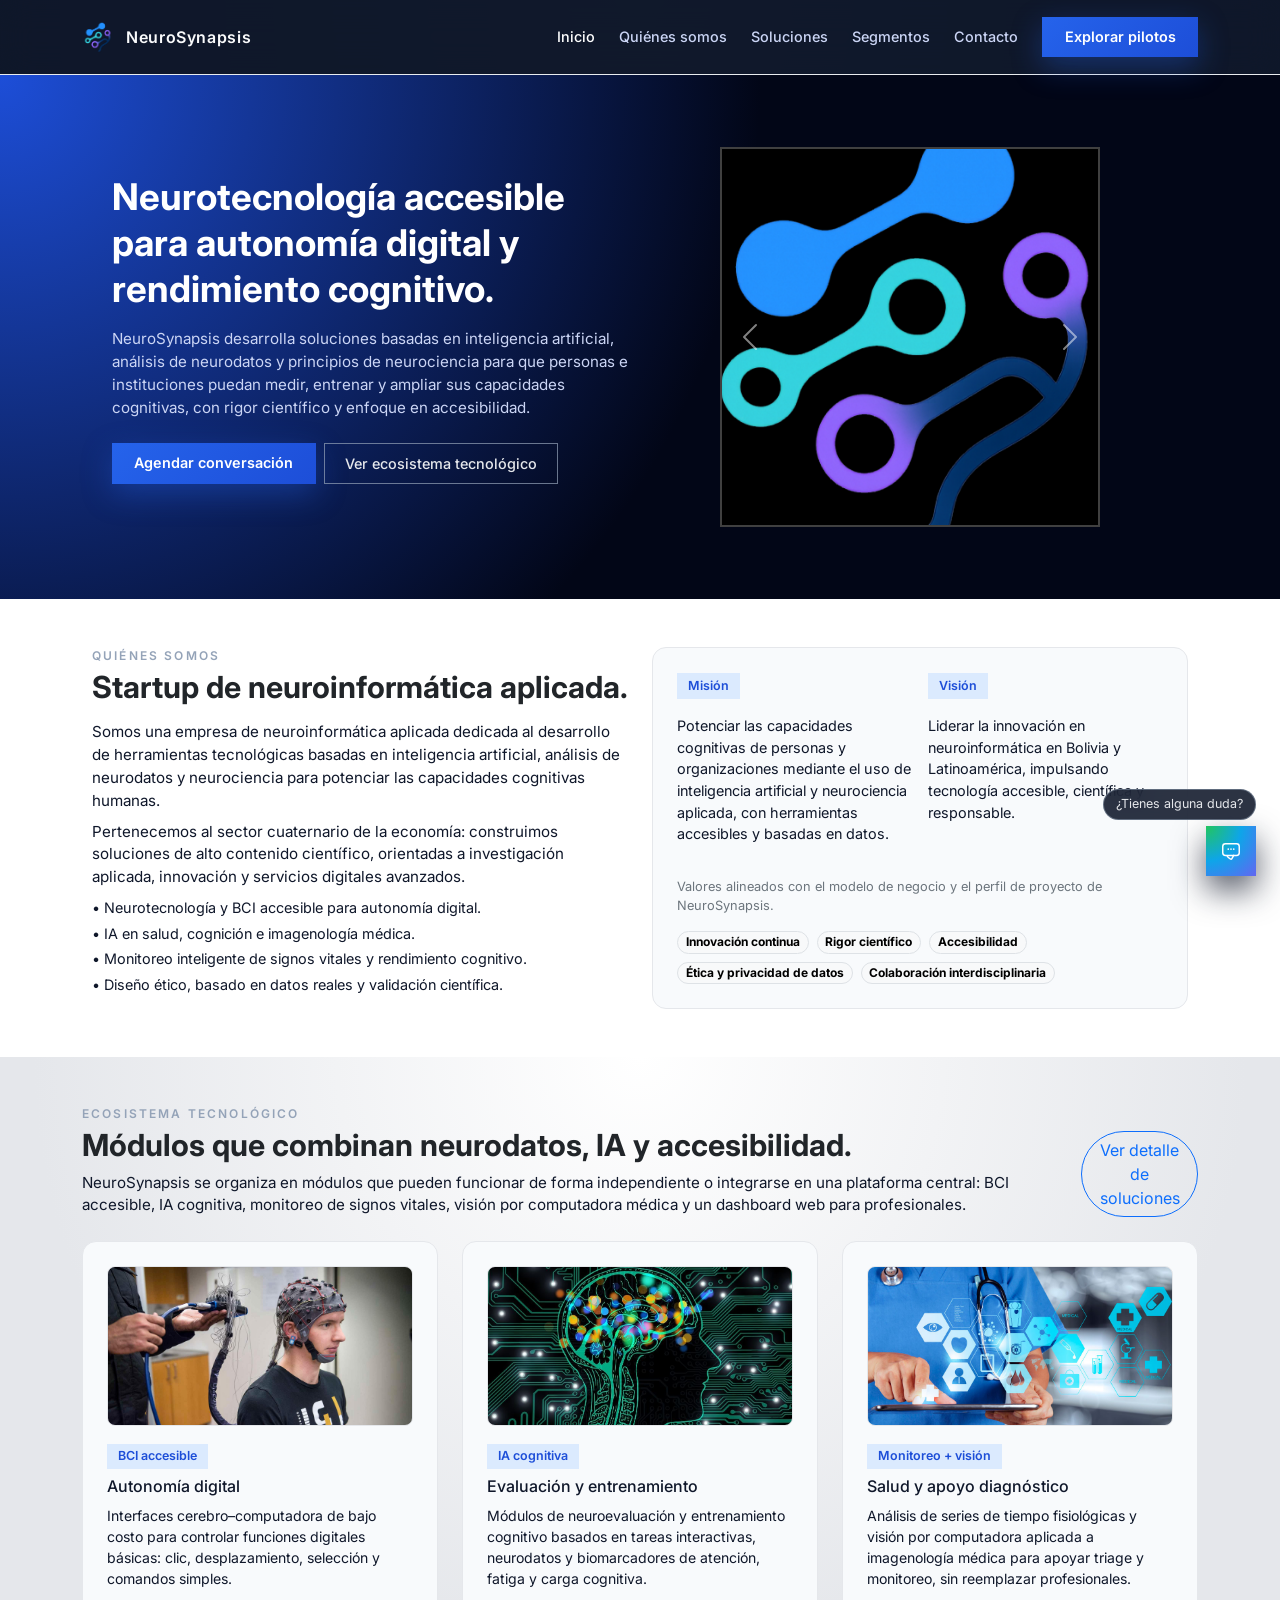
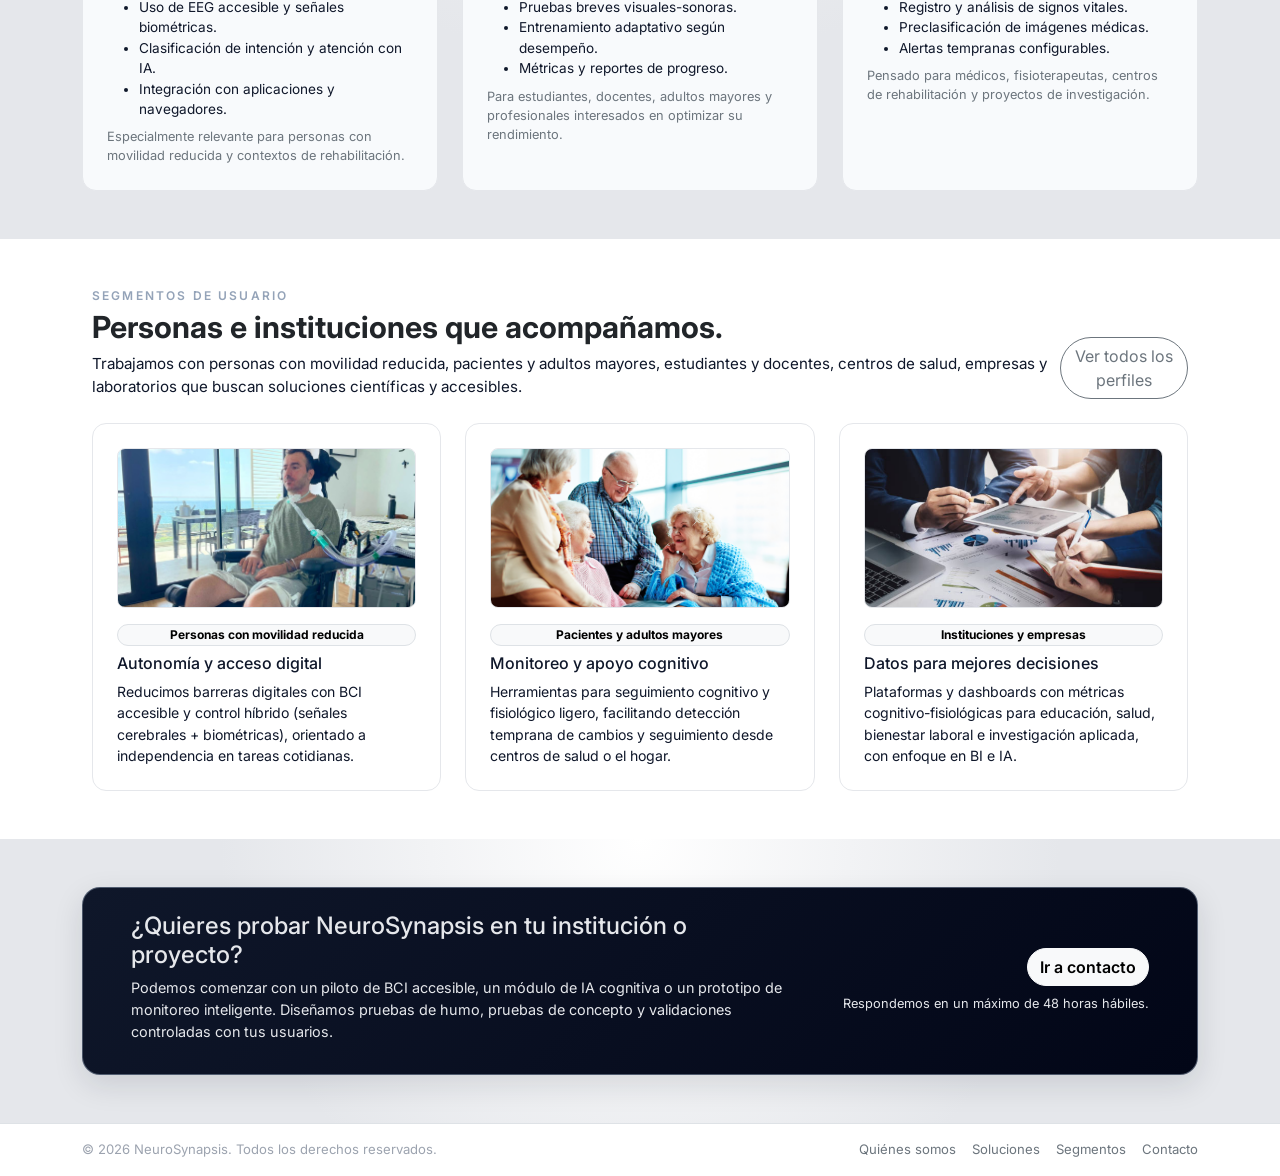
<file: chat1/index.html>
<!DOCTYPE html>
<html lang="es">
<head>
	<meta charset="UTF-8" />
	<meta name="viewport" content="width=device-width, initial-scale=1.0" />
	<title>NeuroSynapsis – Neurotecnología accesible y científica</title>

	<link rel="preconnect" href="https://fonts.googleapis.com" />
	<link rel="preconnect" href="https://fonts.gstatic.com" crossorigin />
	<link href="https://fonts.googleapis.com/css2?family=Inter:wght@400;500;600&family=Montserrat:wght@500;600;700&display=swap" rel="stylesheet" />

	<link href="https://cdn.jsdelivr.net/npm/bootstrap@5.3.3/dist/css/bootstrap.min.css" rel="stylesheet" />
	<link rel="stylesheet" href="assets/css/styles.css" />
</head>
<body>
	<!-- NAVBAR -->
<nav class="navbar navbar-expand-lg ns-navbar border-bottom border-light-subtle bg-white bg-opacity-90 sticky-top">
	<div class="container py-2">
		<a class="navbar-brand d-flex align-items-center gap-2" href="index.html">
			<img
				src="assets/img/cortado.png"
				alt="NeuroSynapsis"
				class="me-1"
				style="height:32px; width:auto;"
			/>
			<span class="ns-heading fw-semibold">NeuroSynapsis</span>
		</a>
		<button
			class="navbar-toggler"
			type="button"
			data-bs-toggle="collapse"
			data-bs-target="#mainNavbar"
			aria-controls="mainNavbar"
			aria-expanded="false"
			aria-label="Toggle navigation"
		>
			<span class="navbar-toggler-icon"></span>
		</button>
		<div class="collapse navbar-collapse" id="mainNavbar">
			<ul class="navbar-nav ms-auto mb-2 mb-lg-0 align-items-lg-center gap-lg-2">
				<li class="nav-item">
					<a class="nav-link active" aria-current="page" href="index.html">Inicio</a>
				</li>
				<li class="nav-item">
					<a class="nav-link" href="quienes-somos.html">Quiénes somos</a>
				</li>
				<li class="nav-item">
					<a class="nav-link" href="soluciones.html">Soluciones</a>
				</li>
				<li class="nav-item">
					<a class="nav-link" href="segmentos.html">Segmentos</a>
				</li>
				<li class="nav-item me-lg-2">
					<a class="nav-link" href="contacto.html">Contacto</a>
				</li>
				<li class="nav-item">
					<a class="btn ns-gradient-btn" href="contacto.html">
						Explorar pilotos
					</a>
				</li>
			</ul>
		</div>
	</div>
</nav>


	<!-- HERO -->
	<section class="ns-hero py-5 py-md-5">
		<div class="container py-4">
			<div class="row align-items-center g-4">
                <div class="col-lg-6">
                    
                    <h1 class="ns-heading fw-bold mb-3 lh-sm">
                        Neurotecnología accesible<br />
                        para autonomía digital y rendimiento cognitivo.
                    </h1>
                    <p class="mb-4" style="font-size: 0.95rem;">
                        NeuroSynapsis desarrolla soluciones basadas en inteligencia artificial, análisis de neurodatos y principios de neurociencia para que personas e instituciones puedan medir, entrenar y ampliar sus capacidades cognitivas, con rigor científico y enfoque en accesibilidad.
                    </p>
                    <div class="d-flex flex-wrap gap-2 mb-3">
                        <a href="contacto.html" class="btn ns-gradient-btn">
                            Agendar conversación
                        </a>
                        <a href="soluciones.html" class="btn ns-outline-btn">
                            Ver ecosistema tecnológico
                        </a>
                    </div>
                </div>
				<div class="col-lg-6">
        <div id="heroCarousel" class="carousel slide ns-hero-carousel" data-bs-ride="carousel">
            
            <div class="carousel-inner">

                <div class="carousel-item active">
                    <img src="assets/img/1.png" class="d-block w-100" alt="Imagen 1">
                </div>

                <div class="carousel-item">
                    <img src="assets/img/2.jpg" class="d-block w-100" alt="Imagen 2">
                </div>

                <div class="carousel-item">
                    <img src="assets/img/3.jpg" class="d-block w-100" alt="Imagen 3">
                </div>

                <div class="carousel-item">
                    <img src="assets/img/4.jpg" class="d-block w-100" alt="Imagen 4">
                </div>

                <div class="carousel-item">
                    <img src="assets/img/5.jpg" class="d-block w-100" alt="Imagen 5">
                </div>

            </div>

            <button class="carousel-control-prev" type="button" data-bs-target="#heroCarousel" data-bs-slide="prev">
                <span class="carousel-control-prev-icon" aria-hidden="true"></span>
                <span class="visually-hidden">Anterior</span>
            </button>

            <button class="carousel-control-next" type="button" data-bs-target="#heroCarousel" data-bs-slide="next">
                <span class="carousel-control-next-icon" aria-hidden="true"></span>
                <span class="visually-hidden">Siguiente</span>
            </button>

            </div>
        </div>

			</div>
		</div>
	</section>

	<!-- QUÉ ES NEUROSYNAPSIS -->
	<section class="py-5 bg-white">
		<div class="container">
			<div class="row g-4 align-items-start">
				<div class="col-lg-6">
					<p class="ns-section-title mb-1">Quiénes somos</p>
					<h2 class="ns-heading ns-section-subtitle fw-bold mb-3 text-dark">
						Startup de neuroinformática aplicada.
					</h2>
					<p class="mb-2" style="font-size: 0.95rem;">
						Somos una empresa de neuroinformática aplicada dedicada al desarrollo de herramientas tecnológicas basadas en inteligencia artificial, análisis de neurodatos y neurociencia para potenciar las capacidades cognitivas humanas.
					</p>
					<p class="mb-2" style="font-size: 0.95rem;">
						Pertenecemos al sector cuaternario de la economía: construimos soluciones de alto contenido científico, orientadas a investigación aplicada, innovación y servicios digitales avanzados.
					</p>
					<ul class="list-unstyled mb-0" style="font-size: 0.9rem;">
						<li class="mb-1">• Neurotecnología y BCI accesible para autonomía digital.</li>
						<li class="mb-1">• IA en salud, cognición e imagenología médica.</li>
						<li class="mb-1">• Monitoreo inteligente de signos vitales y rendimiento cognitivo.</li>
						<li>• Diseño ético, basado en datos reales y validación científica.</li>
					</ul>
				</div>
				<div class="col-lg-6">
					<div class="ns-card p-4">
						<div class="row g-3">
							<div class="col-md-6">
								<div class="mb-3">
									<span class="ns-badge-soft">Misión</span>
								</div>
								<p style="font-size: 0.9rem;">
									Potenciar las capacidades cognitivas de personas y organizaciones mediante el uso de inteligencia artificial y neurociencia aplicada, con herramientas accesibles y basadas en datos.
								</p>
							</div>
							<div class="col-md-6">
								<div class="mb-3">
									<span class="ns-badge-soft">Visión</span>
								</div>
								<p style="font-size: 0.9rem;">
									Liderar la innovación en neuroinformática en Bolivia y Latinoamérica, impulsando tecnología accesible, científica y responsable.
								</p>
							</div>

                            <p class="mt-3 mb-0" style="font-size: 0.8rem; color: #6c757d;">
									Valores alineados con el modelo de negocio y el perfil de proyecto de NeuroSynapsis.
								</p>
							<div class="col-12">
								<div class="d-flex flex-wrap gap-2">
									<span class="badge rounded-pill text-bg-light border">
										Innovación continua
									</span>
									<span class="badge rounded-pill text-bg-light border">
										Rigor científico
									</span>
									<span class="badge rounded-pill text-bg-light border">
										Accesibilidad
									</span>
									<span class="badge rounded-pill text-bg-light border">
										Ética y privacidad de datos
									</span>
									<span class="badge rounded-pill text-bg-light border">
										Colaboración interdisciplinaria
									</span>
								</div>
								
							</div>
						</div>
					</div>
				</div>
			</div>
		</div>
	</section>

	<!-- MÓDULOS PRINCIPALES -->
	<section class="py-5">
		<div class="container">
			<div class="d-flex flex-column flex-md-row justify-content-between align-items-md-end mb-4">
				<div>
					<p class="ns-section-title mb-1">Ecosistema tecnológico</p>
					<h2 class="ns-heading ns-section-subtitle fw-bold text-dark mb-2">
						Módulos que combinan neurodatos, IA y accesibilidad.
					</h2>
					<p class="mb-0" style="font-size: 0.95rem;">
						NeuroSynapsis se organiza en módulos que pueden funcionar de forma independiente o integrarse en una plataforma central: BCI accesible, IA cognitiva, monitoreo de signos vitales, visión por computadora médica y un dashboard web para profesionales.
					</p>
				</div>
				<div class="mt-3 mt-md-0">
					<a href="soluciones.html" class="btn btn-outline-primary rounded-pill">
						Ver detalle de soluciones
					</a>
				</div>
			</div>
			<div class="row g-4">

	<!-- MÓDULO 1 -->
	<div class="col-md-6 col-lg-4">
		<div class="ns-card p-4 h-100 d-flex flex-column">

			<!-- Imagen del módulo -->
			<div class="ns-module-img mb-3">
				<img src="assets/img/m1.jpg" alt="BCI accesible">
			</div>

			<div class="mb-2">
				<span class="ns-badge-soft">BCI accesible</span>
			</div>

			<h3 class="ns-heading h6 mb-2">Autonomía digital</h3>
			<p class="mb-2" style="font-size: 0.88rem;">
				Interfaces cerebro–computadora de bajo costo para controlar funciones digitales básicas: clic, desplazamiento, selección y comandos simples.
			</p>

			<ul class="mb-2" style="font-size: 0.85rem;">
				<li>Uso de EEG accesible y señales biométricas.</li>
				<li>Clasificación de intención y atención con IA.</li>
				<li>Integración con aplicaciones y navegadores.</li>
			</ul>

			<p class="mb-0" style="font-size: 0.8rem; color: #6c757d;">
				Especialmente relevante para personas con movilidad reducida y contextos de rehabilitación.
			</p>
		</div>
	</div>

	<!-- MÓDULO 2 -->
	<div class="col-md-6 col-lg-4">
		<div class="ns-card p-4 h-100 d-flex flex-column">

			<!-- Imagen del módulo -->
			<div class="ns-module-img mb-3">
				<img src="assets/img/m2.jpg" alt="IA cognitiva">
			</div>

			<div class="mb-2">
				<span class="ns-badge-soft">IA cognitiva</span>
			</div>

			<h3 class="ns-heading h6 mb-2">Evaluación y entrenamiento</h3>
			<p class="mb-2" style="font-size: 0.88rem;">
				Módulos de neuroevaluación y entrenamiento cognitivo basados en tareas interactivas, neurodatos y biomarcadores de atención, fatiga y carga cognitiva.
			</p>

			<ul class="mb-2" style="font-size: 0.85rem;">
				<li>Pruebas breves visuales-sonoras.</li>
				<li>Entrenamiento adaptativo según desempeño.</li>
				<li>Métricas y reportes de progreso.</li>
			</ul>

			<p class="mb-0" style="font-size: 0.8rem; color: #6c757d;">
				Para estudiantes, docentes, adultos mayores y profesionales interesados en optimizar su rendimiento.
			</p>
		</div>
	</div>

	<!-- MÓDULO 3 -->
	<div class="col-md-6 col-lg-4">
		<div class="ns-card p-4 h-100 d-flex flex-column">

			<!-- Imagen del módulo -->
			<div class="ns-module-img mb-3">
				<img src="assets/img/m3.jpg" alt="Monitoreo y visión">
			</div>

			<div class="mb-2">
				<span class="ns-badge-soft">Monitoreo + visión</span>
			</div>

			<h3 class="ns-heading h6 mb-2">Salud y apoyo diagnóstico</h3>
			<p class="mb-2" style="font-size: 0.88rem;">
				Análisis de series de tiempo fisiológicas y visión por computadora aplicada a imagenología médica para apoyar triage y monitoreo, sin reemplazar profesionales.
			</p>

			<ul class="mb-2" style="font-size: 0.85rem;">
				<li>Registro y análisis de signos vitales.</li>
				<li>Preclasificación de imágenes médicas.</li>
				<li>Alertas tempranas configurables.</li>
			</ul>

			<p class="mb-0" style="font-size: 0.8rem; color: #6c757d;">
				Pensado para médicos, fisioterapeutas, centros de rehabilitación y proyectos de investigación.
			</p>
		</div>
	</div>

</div>

		</div>
	</section>

	<!-- SEGMENTOS DESTACADOS -->
<section class="py-5 bg-white">
	<div class="container">
		<div class="d-flex flex-column flex-md-row justify-content-between align-items-md-end mb-4">
			<div>
				<p class="ns-section-title mb-1">Segmentos de usuario</p>
				<h2 class="ns-heading ns-section-subtitle fw-bold text-dark mb-2">
					Personas e instituciones que acompañamos.
				</h2>
				<p class="mb-0" style="font-size: 0.95rem;">
					Trabajamos con personas con movilidad reducida, pacientes y adultos mayores, estudiantes y docentes, centros de salud, empresas y laboratorios que buscan soluciones científicas y accesibles.
				</p>
			</div>
			<div class="mt-3 mt-md-0">
				<a href="segmentos.html" class="btn btn-outline-secondary rounded-pill">
					Ver todos los perfiles
				</a>
			</div>
		</div>

		<div class="row g-4">

			<!-- CARD 1 -->
			<div class="col-md-6 col-lg-4">
				<div class="ns-card-soft p-4 h-100 d-flex flex-column">

					<!-- Imagen -->
					<div class="ns-segment-img mb-3">
						<img src="assets/img/s1.jpg" alt="Personas con movilidad reducida">
					</div>

					<span class="badge rounded-pill text-bg-light border mb-2">
						Personas con movilidad reducida
					</span>
					<h3 class="ns-heading h6 mb-2">Autonomía y acceso digital</h3>
					<p class="mb-0" style="font-size: 0.88rem;">
						Reducimos barreras digitales con BCI accesible y control híbrido (señales cerebrales + biométricas), orientado a independencia en tareas cotidianas.
					</p>
				</div>
			</div>

			<!-- CARD 2 -->
			<div class="col-md-6 col-lg-4">
				<div class="ns-card-soft p-4 h-100 d-flex flex-column">

					<!-- Imagen -->
					<div class="ns-segment-img mb-3">
						<img src="assets/img/s2.jpg" alt="Pacientes y adultos mayores">
					</div>

					<span class="badge rounded-pill text-bg-light border mb-2">
						Pacientes y adultos mayores
					</span>
					<h3 class="ns-heading h6 mb-2">Monitoreo y apoyo cognitivo</h3>
					<p class="mb-0" style="font-size: 0.88rem;">
						Herramientas para seguimiento cognitivo y fisiológico ligero, facilitando detección temprana de cambios y seguimiento desde centros de salud o el hogar.
					</p>
				</div>
			</div>

			<!-- CARD 3 -->
			<div class="col-md-6 col-lg-4">
				<div class="ns-card-soft p-4 h-100 d-flex flex-column">

					<!-- Imagen -->
					<div class="ns-segment-img mb-3">
						<img src="assets/img/s3.png" alt="Instituciones y empresas">
					</div>

					<span class="badge rounded-pill text-bg-light border mb-2">
						Instituciones y empresas
					</span>
					<h3 class="ns-heading h6 mb-2">Datos para mejores decisiones</h3>
					<p class="mb-0" style="font-size: 0.88rem;">
						Plataformas y dashboards con métricas cognitivo-fisiológicas para educación, salud, bienestar laboral e investigación aplicada, con enfoque en BI e IA.
					</p>
				</div>
			</div>

		</div>
	</div>
</section>


	<!-- CTA FINAL -->
	<section class="py-5">
		<div class="container">
			<div class="ns-cta-strip px-4 px-md-5 py-4">
				<div class="row align-items-center g-3">
					<div class="col-lg-8">
						<h2 class="ns-heading h4 mb-2">
							¿Quieres probar NeuroSynapsis en tu institución o proyecto?
						</h2>
						<p class="mb-2" style="font-size: 0.9rem;">
							Podemos comenzar con un piloto de BCI accesible, un módulo de IA cognitiva o un prototipo de monitoreo inteligente. Diseñamos pruebas de humo, pruebas de concepto y validaciones controladas con tus usuarios.
						</p>
						
					</div>
					<div class="col-lg-4 text-lg-end">
						<a href="contacto.html" class="btn btn-light rounded-pill fw-semibold mb-2">
							Ir a contacto
						</a>
						<p class="mb-0" style="font-size: 0.8rem;">
							Respondemos en un máximo de 48 horas hábiles.
						</p>
					</div>
				</div>
			</div>
		</div>
	</section>

	<!-- FOOTER -->
	<footer class="border-top bg-white py-3">
		<div class="container d-flex flex-column flex-md-row justify-content-between	align-items-center gap-2 ns-footer">
			<div>
				&copy; <span id="year"></span> NeuroSynapsis. Todos los derechos reservados.
			</div>
			<div class="d-flex gap-3">
				<a href="quienes-somos.html" class="link-secondary text-decoration-none">Quiénes somos</a>
				<a href="soluciones.html" class="link-secondary text-decoration-none">Soluciones</a>
				<a href="segmentos.html" class="link-secondary text-decoration-none">Segmentos</a>
				<a href="contacto.html" class="link-secondary text-decoration-none">Contacto</a>
			</div>
		</div>
	</footer>

		<!-- WIDGET CHAT -->
	<div class="ns-chat-launcher">
		<div class="ns-chat-launcher-label">
			¿Tienes alguna duda?
		</div>
		<button
			type="button"
			class="ns-chat-button"
			id="nsChatToggle"
			aria-label="Abrir asistente de NeuroSynapsis"
		>
			<svg
				class="ns-chat-button-icon"
				viewBox="0 0 24 24"
				fill="none"
				xmlns="http://www.w3.org/2000/svg"
			>
				<rect
					x="3"
					y="4"
					width="18"
					height="13"
					rx="3"
					ry="3"
					stroke="white"
					stroke-width="1.6"
				/>
				<path
					d="M8 18L9.8 19.6C10.9 20.6 11.5 21.1 12.1 21C12.7 20.9 13.1 20.1 14 18.5L15 16.7"
					stroke="white"
					stroke-width="1.6"
					stroke-linecap="round"
					stroke-linejoin="round"
				/>
				<circle cx="9" cy="10" r="0.9" fill="white" />
				<circle cx="12" cy="10" r="0.9" fill="white" />
				<circle cx="15" cy="10" r="0.9" fill="white" />
			</svg>
		</button>
	</div>

	<div class="ns-chat-window" id="nsChatWindow">
		<div class="ns-chat-window-header">
			<div>
				<div class="ns-chat-window-header-title">
					Asistente de NeuroSynapsis
				</div>
				<div class="ns-chat-window-header-sub">
					IA para responder sobre nuestras soluciones
				</div>
			</div>
			<button
				type="button"
				class="ns-chat-window-close"
				id="nsChatClose"
				aria-label="Cerrar asistente"
			>
				&times;
			</button>
		</div>
		<div class="ns-chat-window-body">
			<div id="nsChatMessages" class="ns-chat-messages">
				<div class="ns-chat-msg ns-chat-msg-bot">
					<div class="ns-chat-msg-bubble">
						Hola, soy el asistente IA de NeuroSynapsis. Pregúntame sobre nuestras soluciones, segmentos o cómo podemos ayudarte.
					</div>
				</div>
			</div>
		</div>
		<div class="ns-chat-window-footer">
			<form id="nsChatForm" class="ns-chat-form">
				<input
					type="text"
					id="nsChatInput"
					placeholder="Escribe tu pregunta..."
					autocomplete="off"
				/>
				<button type="submit" class="ns-chat-send-btn" id="nsChatSend">
					Enviar
				</button>
			</form>
		</div>
	</div>


	<script>
		document.getElementById("year").textContent = new Date().getFullYear();
	</script>
	<script src="https://cdn.jsdelivr.net/npm/bootstrap@5.3.3/dist/js/bootstrap.bundle.min.js"></script>
	<script src="assets/js/chat-widget.js"></script>
</body>
</html>
</file>
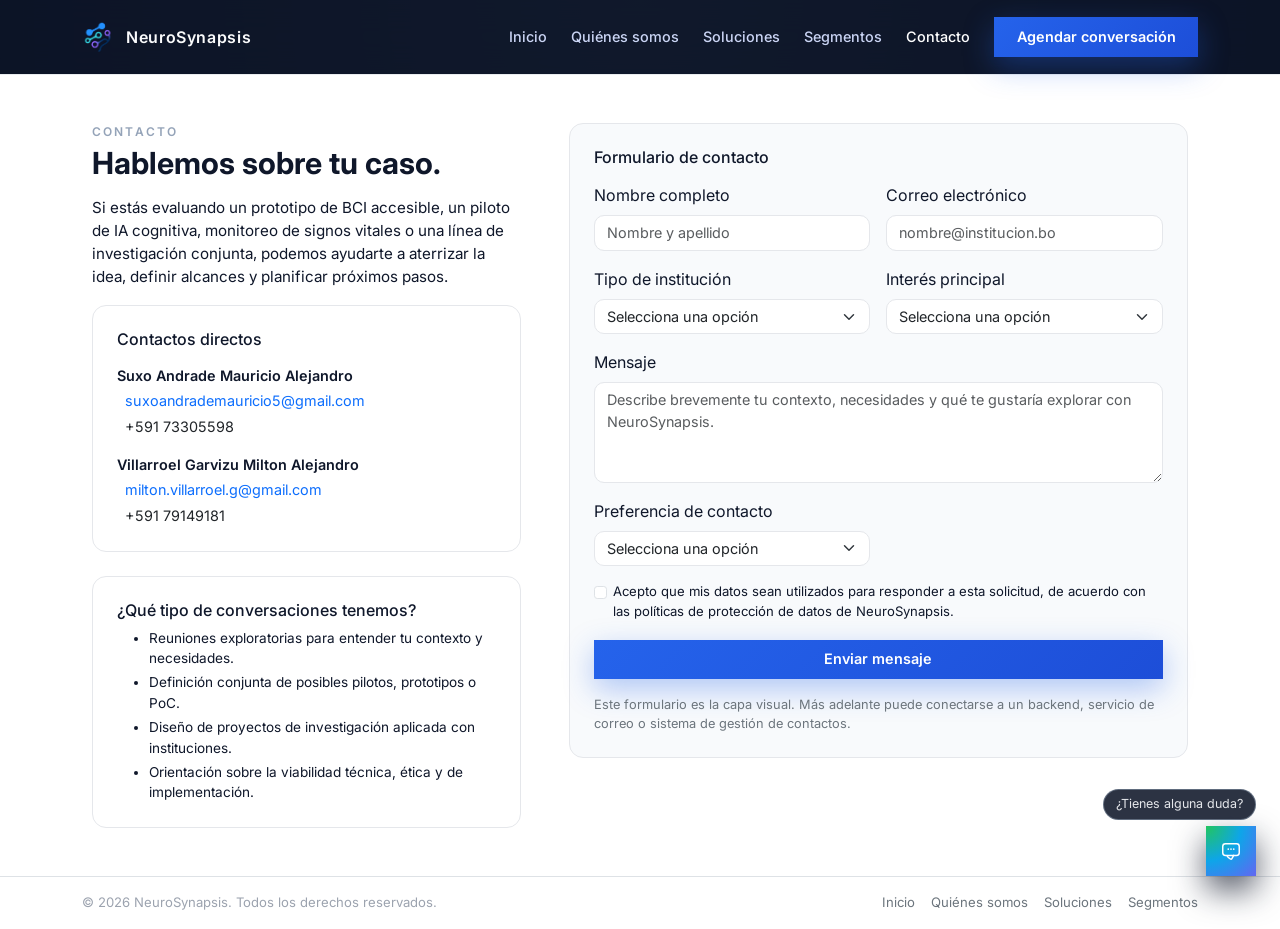
<file: chat1/contacto.html>
<!DOCTYPE html>
<html lang="es">
<head>
	<meta charset="UTF-8" />
	<meta name="viewport" content="width=device-width, initial-scale=1.0" />
	<title>Contacto – NeuroSynapsis</title>

	<link rel="preconnect" href="https://fonts.googleapis.com" />
	<link rel="preconnect" href="https://fonts.gstatic.com" crossorigin />
	<link href="https://fonts.googleapis.com/css2?family=Inter:wght@400;500;600&family=Montserrat:wght@500;600;700&display=swap" rel="stylesheet" />

	<link href="https://cdn.jsdelivr.net/npm/bootstrap@5.3.3/dist/css/bootstrap.min.css" rel="stylesheet" />
	<link rel="stylesheet" href="assets/css/styles.css" />
</head>
<body>
	<!-- NAVBAR -->
	<nav class="navbar navbar-expand-lg ns-navbar border-bottom border-light-subtle bg-white bg-opacity-90 sticky-top">
		<div class="container py-2">
			<a class="navbar-brand d-flex align-items-center gap-2" href="index.html">
				<img
					src="assets/img/cortado.png"
					alt="NeuroSynapsis"
					style="height:32px; width:auto;"
					class="me-1"
				/>
				<span class="ns-heading fw-semibold">NeuroSynapsis</span>
			</a>

			<button
				class="navbar-toggler"
				type="button"
				data-bs-toggle="collapse"
				data-bs-target="#mainNavbar"
				aria-controls="mainNavbar"
				aria-expanded="false"
				aria-label="Toggle navigation"
			>
				<span class="navbar-toggler-icon"></span>
			</button>

			<div class="collapse navbar-collapse" id="mainNavbar">
				<ul class="navbar-nav ms-auto mb-2 mb-lg-0 align-items-lg-center gap-lg-2">

					<li class="nav-item">
						<a class="nav-link" href="index.html">Inicio</a>
					</li>

					<li class="nav-item">
						<a class="nav-link" href="quienes-somos.html">Quiénes somos</a>
					</li>

					<li class="nav-item">
						<a class="nav-link" href="soluciones.html">Soluciones</a>
					</li>

					<li class="nav-item">
						<a class="nav-link" href="segmentos.html">Segmentos</a>
					</li>

					<li class="nav-item me-lg-2">
						<a class="nav-link active" aria-current="page" href="contacto.html">Contacto</a>
					</li>

					<li class="nav-item">
						<a class="btn ns-gradient-btn" href="contacto.html">
							Agendar conversación
						</a>
					</li>

				</ul>
			</div>
		</div>
	</nav>

	<!-- CONTACTO -->
	<section class="py-5 bg-white">
		<div class="container">
			<div class="row g-5 align-items-start">
				<!-- COLUMNA IZQUIERDA: TEXTO + CONTACTOS -->
				<div class="col-lg-5">
					<p class="ns-section-title mb-1">Contacto</p>
					<h1 class="ns-heading ns-section-subtitle fw-bold mb-3">
						Hablemos sobre tu caso.
					</h1>
					<p style="font-size: 0.95rem;">
						Si estás evaluando un prototipo de BCI accesible, un piloto de IA cognitiva,
						monitoreo de signos vitales o una línea de investigación conjunta, podemos
						ayudarte a aterrizar la idea, definir alcances y planificar próximos pasos.
					</p>

					<!-- CONTACTOS DIRECTOS -->
					<div class="ns-card-soft p-4 mb-4">
						<h2 class="ns-heading h6 mb-3">Contactos directos</h2>

						<ul class="list-unstyled mb-0" style="font-size:0.9rem;">
							<li class="mb-3">
								<div class="fw-semibold mb-1"> Suxo Andrade Mauricio Alejandro</div>
								<div class="d-flex align-items-center mb-1">
									<span class="me-2"></span>
									<a href="mailto:suxoandrademauricio5@gmail.com" class="text-primary text-decoration-none">
										suxoandrademauricio5@gmail.com
									</a>
								</div>
								<div class="d-flex align-items-center">
									<span class="me-2"></span>
									<a href="tel:+59173305598" class="text-decoration-none text-dark">
										+591 73305598
									</a>
								</div>
							</li>

							<li>
								<div class="fw-semibold mb-1"> Villarroel Garvizu Milton Alejandro</div>
								<div class="d-flex align-items-center mb-1">
									<span class="me-2"></span>
									<a href="mailto:milton.villarroel.g@gmail.com" class="text-primary text-decoration-none">
										milton.villarroel.g@gmail.com
									</a>
								</div>
								<div class="d-flex align-items-center">
									<span class="me-2"></span>
									<a href="tel:+59179149181" class="text-decoration-none text-dark">
										+591 79149181
									</a>
								</div>
							</li>
						</ul>
					</div>

					<!-- TIPOS DE CONVERSACIÓN -->
					<div class="ns-card-soft p-4">
						<h2 class="ns-heading h6 mb-2">¿Qué tipo de conversaciones tenemos?</h2>
						<ul class="mb-0" style="font-size: 0.85rem;">
							<li class="mb-1">Reuniones exploratorias para entender tu contexto y necesidades.</li>
							<li class="mb-1">Definición conjunta de posibles pilotos, prototipos o PoC.</li>
							<li class="mb-1">Diseño de proyectos de investigación aplicada con instituciones.</li>
							<li>Orientación sobre la viabilidad técnica, ética y de implementación.</li>
						</ul>
					</div>
				</div>

				<!-- COLUMNA DERECHA: FORMULARIO -->
				<div class="col-lg-7">
					<div class="ns-card p-4">
						<h2 class="ns-heading h6 mb-3">
							Formulario de contacto
						</h2>
						<form>
							<div class="row g-3">
								<div class="col-md-6">
									<label class="form-label">Nombre completo</label>
									<input
										type="text"
										class="form-control"
										placeholder="Nombre y apellido"
									/>
								</div>
								<div class="col-md-6">
									<label class="form-label">Correo electrónico</label>
									<input
										type="email"
										class="form-control"
										placeholder="nombre@institucion.bo"
									/>
								</div>
								<div class="col-md-6">
									<label class="form-label">Tipo de institución</label>
									<select class="form-select">
										<option value="">Selecciona una opción</option>
										<option value="rehabilitacion">Centro de rehabilitación</option>
										<option value="salud">Clínica / hospital</option>
										<option value="universidad">Universidad / laboratorio</option>
										<option value="empresa">Empresa</option>
										<option value="independiente">Usuario independiente</option>
										<option value="otro">Otro</option>
									</select>
								</div>
								<div class="col-md-6">
									<label class="form-label">Interés principal</label>
									<select class="form-select">
										<option value="">Selecciona una opción</option>
										<option value="bci">BCI accesible</option>
										<option value="cognitivo">IA cognitiva / entrenamiento</option>
										<option value="monitoreo">Monitoreo de signos vitales</option>
										<option value="vision">Visión por computadora médica</option>
										<option value="investigacion">Investigación conjunta</option>
									</select>
								</div>
								<div class="col-12">
									<label class="form-label">Mensaje</label>
									<textarea
										rows="4"
										class="form-control"
										placeholder="Describe brevemente tu contexto, necesidades y qué te gustaría explorar con NeuroSynapsis."
									></textarea>
								</div>
								<div class="col-md-6">
									<label class="form-label">Preferencia de contacto</label>
									<select class="form-select">
										<option value="">Selecciona una opción</option>
										<option value="correo">Correo electrónico</option>
										<option value="whatsapp">WhatsApp</option>
										<option value="llamada">Llamada</option>
									</select>
								</div>
								<div class="col-12">
									<div class="form-check" style="font-size:0.82rem;">
										<input class="form-check-input" type="checkbox" id="privacyCheck" />
										<label class="form-check-label" for="privacyCheck">
											Acepto que mis datos sean utilizados para responder a esta solicitud, de acuerdo con las políticas de protección de datos de NeuroSynapsis.
										</label>
									</div>
								</div>
								<div class="col-12">
									<button type="submit" class="btn ns-gradient-btn w-100">
										Enviar mensaje
									</button>
								</div>
							</div>
						</form>
						<p class="mt-3 mb-0" style="font-size:0.8rem; color:#6c757d;">
							Este formulario es la capa visual. Más adelante puede conectarse a un backend, servicio de correo o sistema de gestión de contactos.
						</p>
					</div>
				</div>

			</div>
		</div>
	</section>

	<!-- FOOTER -->
	<footer class="border-top bg-white py-3">
		<div class="container d-flex flex-column flex-md-row justify-content-between align-items-center gap-2 ns-footer">
			<div>
				&copy; <span id="year"></span> NeuroSynapsis. Todos los derechos reservados.
			</div>
			<div class="d-flex gap-3">
				<a href="index.html" class="link-secondary text-decoration-none">Inicio</a>
				<a href="quienes-somos.html" class="link-secondary text-decoration-none">Quiénes somos</a>
				<a href="soluciones.html" class="link-secondary text-decoration-none">Soluciones</a>
				<a href="segmentos.html" class="link-secondary text-decoration-none">Segmentos</a>
			</div>
		</div>
	</footer>

	<!-- WIDGET CHAT -->
	<div class="ns-chat-launcher">
		<div class="ns-chat-launcher-label">
			¿Tienes alguna duda?
		</div>
		<button
			type="button"
			class="ns-chat-button"
			id="nsChatToggle"
			aria-label="Abrir asistente de NeuroSynapsis"
		>
			<svg
				class="ns-chat-button-icon"
				viewBox="0 0 24 24"
				fill="none"
				xmlns="http://www.w3.org/2000/svg"
			>
				<rect
					x="3"
					y="4"
					width="18"
					height="13"
					rx="3"
					ry="3"
					stroke="white"
					stroke-width="1.6"
				/>
				<path
					d="M8 18L9.8 19.6C10.9 20.6 11.5 21.1 12.1 21C12.7 20.9 13.1 20.1 14 18.5L15 16.7"
					stroke="white"
					stroke-width="1.6"
					stroke-linecap="round"
					stroke-linejoin="round"
				/>
				<circle cx="9" cy="10" r="0.9" fill="white" />
				<circle cx="12" cy="10" r="0.9" fill="white" />
				<circle cx="15" cy="10" r="0.9" fill="white" />
			</svg>
		</button>
	</div>

    
	<div class="ns-chat-window" id="nsChatWindow">
		<div class="ns-chat-window-header">
			<div>
				<div class="ns-chat-window-header-title">
					Asistente de NeuroSynapsis
				</div>
				<div class="ns-chat-window-header-sub">
					IA para responder sobre nuestras soluciones
				</div>
			</div>
			<button
				type="button"
				class="ns-chat-window-close"
				id="nsChatClose"
				aria-label="Cerrar asistente"
			>
				&times;
			</button>
		</div>
		<div class="ns-chat-window-body">
			<div id="nsChatMessages" class="ns-chat-messages">
				<div class="ns-chat-msg ns-chat-msg-bot">
					<div class="ns-chat-msg-bubble">
						Hola, soy el asistente IA de NeuroSynapsis. Pregúntame sobre nuestras soluciones, segmentos o cómo podemos ayudarte.
					</div>
				</div>
			</div>
		</div>
		<div class="ns-chat-window-footer">
			<form id="nsChatForm" class="ns-chat-form">
				<input
					type="text"
					id="nsChatInput"
					placeholder="Escribe tu pregunta..."
					autocomplete="off"
				/>
				<button type="submit" class="ns-chat-send-btn" id="nsChatSend">
					Enviar
				</button>
			</form>
		</div>
	</div>

	<script>
		document.getElementById("year").textContent = new Date().getFullYear();
	</script>
	<script src="https://cdn.jsdelivr.net/npm/bootstrap@5.3.3/dist/js/bootstrap.bundle.min.js"></script>
	<script src="assets/js/chat-widget.js"></script>
</body>
</html>
</file>
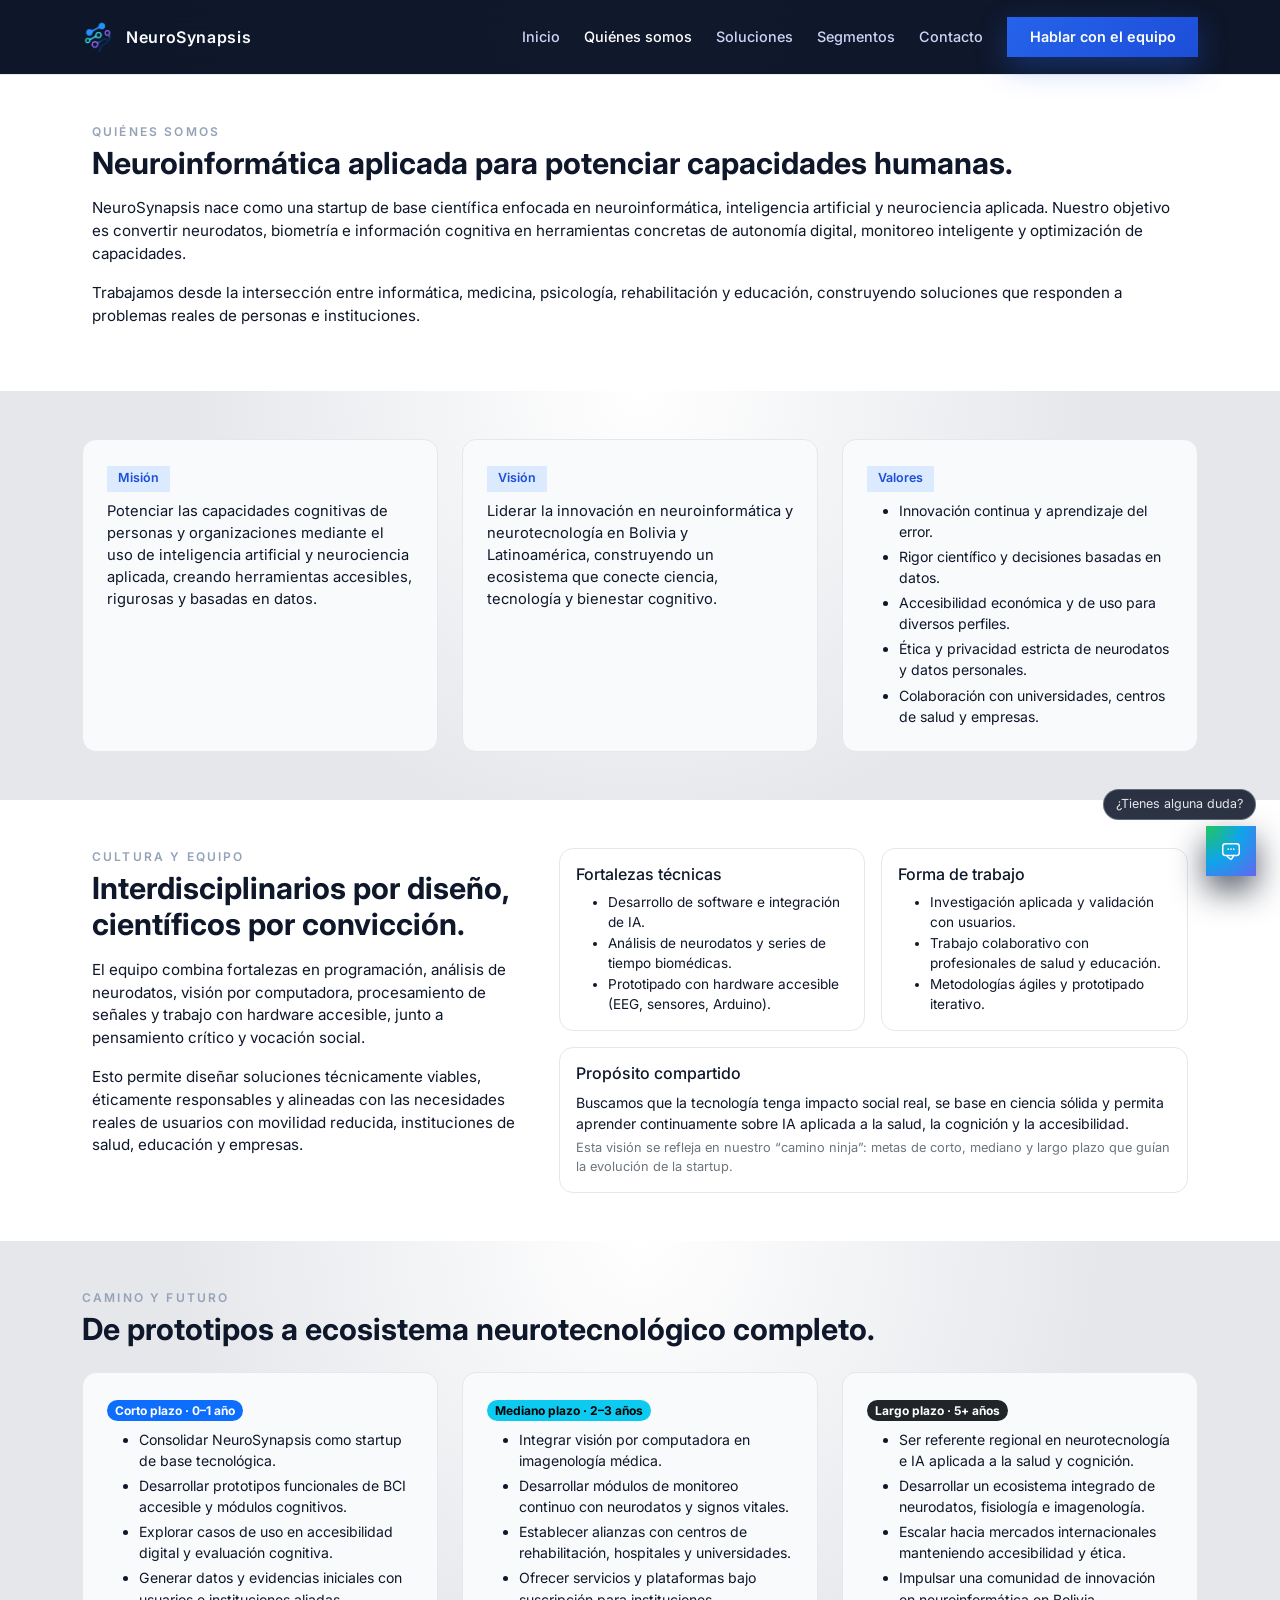
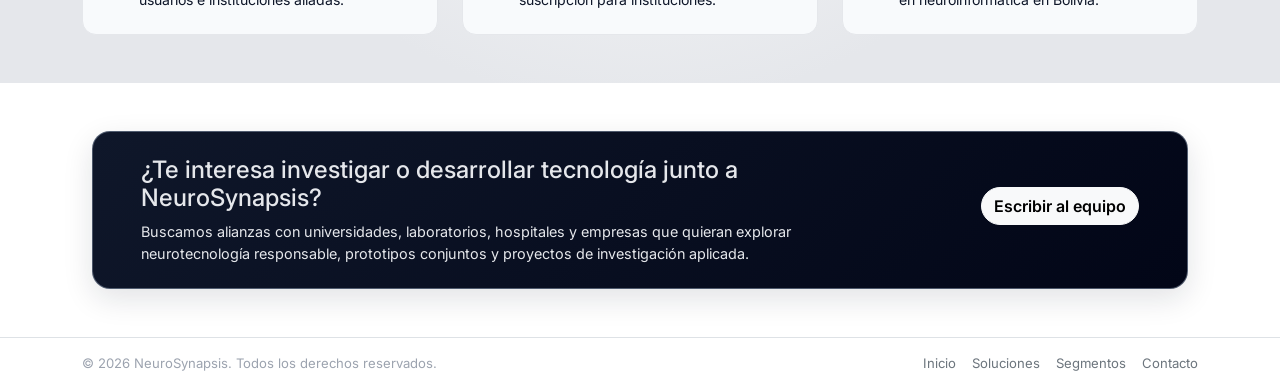
<file: chat1/quienes-somos.html>
<!DOCTYPE html>
<html lang="es">
<head>
	<meta charset="UTF-8" />
	<meta name="viewport" content="width=device-width, initial-scale=1.0" />
	<title>Quiénes somos – NeuroSynapsis</title>

	<link rel="preconnect" href="https://fonts.googleapis.com" />
	<link rel="preconnect" href="https://fonts.gstatic.com" crossorigin />
	<link href="https://fonts.googleapis.com/css2?family=Inter:wght@400;500;600&family=Montserrat:wght@500;600;700&display=swap" rel="stylesheet" />

	<link href="https://cdn.jsdelivr.net/npm/bootstrap@5.3.3/dist/css/bootstrap.min.css" rel="stylesheet" />
	<link rel="stylesheet" href="assets/css/styles.css" />
</head>
<body>
	<!-- NAVBAR -->
<nav class="navbar navbar-expand-lg ns-navbar border-bottom border-light-subtle bg-white bg-opacity-90 sticky-top">
	<div class="container py-2">
		<a class="navbar-brand d-flex align-items-center gap-2" href="index.html">
			<img
				src="assets/img/cortado.png"
				alt="NeuroSynapsis"
				style="height:32px; width:auto;"
				class="me-1"
			/>
			<span class="ns-heading fw-semibold">NeuroSynapsis</span>
		</a>

		<button
			class="navbar-toggler"
			type="button"
			data-bs-toggle="collapse"
			data-bs-target="#mainNavbar"
			aria-controls="mainNavbar"
			aria-expanded="false"
			aria-label="Toggle navigation"
		>
			<span class="navbar-toggler-icon"></span>
		</button>

		<div class="collapse navbar-collapse" id="mainNavbar">
			<ul class="navbar-nav ms-auto mb-2 mb-lg-0 align-items-lg-center gap-lg-2">

				<li class="nav-item">
					<a class="nav-link" href="index.html">Inicio</a>
				</li>

				<li class="nav-item">
					<a class="nav-link active" aria-current="page" href="quienes-somos.html">Quiénes somos</a>
				</li>

				<li class="nav-item">
					<a class="nav-link" href="soluciones.html">Soluciones</a>
				</li>

				<li class="nav-item">
					<a class="nav-link" href="segmentos.html">Segmentos</a>
				</li>

				<li class="nav-item me-lg-2">
					<a class="nav-link" href="contacto.html">Contacto</a>
				</li>

				<li class="nav-item">
					<a class="btn ns-gradient-btn" href="contacto.html">
						Hablar con el equipo
					</a>
				</li>

			</ul>
		</div>
	</div>
</nav>


	<!-- INTRO -->
	<section class="py-5 bg-white">
		<div class="container">
			<div class="row g-4 align-items-center">
				<div >
					<p class="ns-section-title mb-1">Quiénes somos</p>
					<h1 class="ns-heading ns-section-subtitle fw-bold mb-3">
						Neuroinformática aplicada para potenciar capacidades humanas.
					</h1>
					<p style="font-size: 0.95rem;">
						NeuroSynapsis nace como una startup de base científica enfocada en neuroinformática, inteligencia artificial y neurociencia aplicada. Nuestro objetivo es convertir neurodatos, biometría e información cognitiva en herramientas concretas de autonomía digital, monitoreo inteligente y optimización de capacidades.
					</p>
					<p style="font-size: 0.95rem;">
						Trabajamos desde la intersección entre informática, medicina, psicología, rehabilitación y educación, construyendo soluciones que responden a problemas reales de personas e instituciones.
					</p>
				</div>

			</div>
		</div>
	</section>

	<!-- MISIÓN / VISIÓN / VALORES -->
	<section class="py-5">
		<div class="container">
			<div class="row g-4">
				<div class="col-md-4">
					<div class="ns-card p-4 h-100">
						<span class="ns-badge-soft mb-2 d-inline-block">Misión</span>
						<p style="font-size: 0.92rem;">
							Potenciar las capacidades cognitivas de personas y organizaciones mediante el uso de inteligencia artificial y neurociencia aplicada, creando herramientas accesibles, rigurosas y basadas en datos.
						</p>
					</div>
				</div>
				<div class="col-md-4">
					<div class="ns-card p-4 h-100">
						<span class="ns-badge-soft mb-2 d-inline-block">Visión</span>
						<p style="font-size: 0.92rem;">
							Liderar la innovación en neuroinformática y neurotecnología en Bolivia y Latinoamérica, construyendo un ecosistema que conecte ciencia, tecnología y bienestar cognitivo.
						</p>
					</div>
				</div>
				<div class="col-md-4">
					<div class="ns-card p-4 h-100">
						<span class="ns-badge-soft mb-2 d-inline-block">Valores</span>
						<ul class="mb-0" style="font-size: 0.88rem;">
							<li class="mb-1">Innovación continua y aprendizaje del error.</li>
							<li class="mb-1">Rigor científico y decisiones basadas en datos.</li>
							<li class="mb-1">Accesibilidad económica y de uso para diversos perfiles.</li>
							<li class="mb-1">Ética y privacidad estricta de neurodatos y datos personales.</li>
							<li>Colaboración con universidades, centros de salud y empresas.</li>
						</ul>
					</div>
				</div>
			</div>
		</div>
	</section>

	<!-- CULTURA Y FORTALEZAS -->
	<section class="py-5 bg-white">
		<div class="container">
			<div class="row g-4">
				<div class="col-lg-5">
					<p class="ns-section-title mb-1">Cultura y equipo</p>
					<h2 class="ns-heading ns-section-subtitle fw-bold mb-3">
						Interdisciplinarios por diseño, científicos por convicción.
					</h2>
					<p style="font-size: 0.95rem;">
						El equipo combina fortalezas en programación, análisis de neurodatos, visión por computadora, procesamiento de señales y trabajo con hardware accesible, junto a pensamiento crítico y vocación social.
					</p>
					<p style="font-size: 0.95rem;">
						Esto permite diseñar soluciones técnicamente viables, éticamente responsables y alineadas con las necesidades reales de usuarios con movilidad reducida, instituciones de salud, educación y empresas.
					</p>
				</div>
				<div class="col-lg-7">
					<div class="row g-3">
						<div class="col-md-6">
							<div class="ns-card-soft p-3 h-100">
								<h3 class="ns-heading h6 mb-2">Fortalezas técnicas</h3>
								<ul class="mb-0" style="font-size: 0.85rem;">
									<li>Desarrollo de software e integración de IA.</li>
									<li>Análisis de neurodatos y series de tiempo biomédicas.</li>
									<li>Prototipado con hardware accesible (EEG, sensores, Arduino).</li>
								</ul>
							</div>
						</div>
						<div class="col-md-6">
							<div class="ns-card-soft p-3 h-100">
								<h3 class="ns-heading h6 mb-2">Forma de trabajo</h3>
								<ul class="mb-0" style="font-size: 0.85rem;">
									<li>Investigación aplicada y validación con usuarios.</li>
									<li>Trabajo colaborativo con profesionales de salud y educación.</li>
									<li>Metodologías ágiles y prototipado iterativo.</li>
								</ul>
							</div>
						</div>
						<div class="col-12">
							<div class="ns-card-soft p-3">
								<h3 class="ns-heading h6 mb-2">Propósito compartido</h3>
								<p class="mb-1" style="font-size: 0.88rem;">
									Buscamos que la tecnología tenga impacto social real, se base en ciencia sólida y permita aprender continuamente sobre IA aplicada a la salud, la cognición y la accesibilidad.
								</p>
								<p class="mb-0" style="font-size: 0.8rem; color: #6c757d;">
									Esta visión se refleja en nuestro “camino ninja”: metas de corto, mediano y largo plazo que guían la evolución de la startup.
								</p>
							</div>
						</div>
					</div>
				</div>
			</div>
		</div>
	</section>

	<!-- CAMINO NINJA -->
	<section class="py-5">
		<div class="container">
			<p class="ns-section-title mb-1">Camino y futuro</p>
			<h2 class="ns-heading ns-section-subtitle fw-bold mb-4">
				De prototipos a ecosistema neurotecnológico completo.
			</h2>
			<div class="row g-4">
				<div class="col-md-4">
					<div class="ns-card p-4 h-100">
						<span class="badge rounded-pill text-bg-primary mb-2">
							Corto plazo · 0–1 año
						</span>
						<ul class="mb-0" style="font-size: 0.88rem;">
							<li class="mb-1">Consolidar NeuroSynapsis como startup de base tecnológica.</li>
							<li class="mb-1">Desarrollar prototipos funcionales de BCI accesible y módulos cognitivos.</li>
							<li class="mb-1">Explorar casos de uso en accesibilidad digital y evaluación cognitiva.</li>
							<li>Generar datos y evidencias iniciales con usuarios e instituciones aliadas.</li>
						</ul>
					</div>
				</div>
				<div class="col-md-4">
					<div class="ns-card p-4 h-100">
						<span class="badge rounded-pill text-bg-info mb-2">
							Mediano plazo · 2–3 años
						</span>
						<ul class="mb-0" style="font-size: 0.88rem;">
							<li class="mb-1">Integrar visión por computadora en imagenología médica.</li>
							<li class="mb-1">Desarrollar módulos de monitoreo continuo con neurodatos y signos vitales.</li>
							<li class="mb-1">Establecer alianzas con centros de rehabilitación, hospitales y universidades.</li>
							<li>Ofrecer servicios y plataformas bajo suscripción para instituciones.</li>
						</ul>
					</div>
				</div>
				<div class="col-md-4">
					<div class="ns-card p-4 h-100">
						<span class="badge rounded-pill text-bg-dark mb-2">
							Largo plazo · 5+ años
						</span>
						<ul class="mb-0" style="font-size: 0.88rem;">
							<li class="mb-1">Ser referente regional en neurotecnología e IA aplicada a la salud y cognición.</li>
							<li class="mb-1">Desarrollar un ecosistema integrado de neurodatos, fisiología e imagenología.</li>
							<li class="mb-1">Escalar hacia mercados internacionales manteniendo accesibilidad y ética.</li>
							<li>Impulsar una comunidad de innovación en neuroinformática en Bolivia.</li>
						</ul>
					</div>
				</div>
			</div>
		</div>
	</section>

	<!-- CTA COLABORACIÓN -->
	<section class="py-5 bg-white">
		<div class="container">
			<div class="ns-cta-strip px-4 px-md-5 py-4">
				<div class="row align-items-center g-3">
					<div class="col-lg-8">
						<h2 class="ns-heading h4 mb-2">
							¿Te interesa investigar o desarrollar tecnología junto a NeuroSynapsis?
						</h2>
						<p class="mb-0" style="font-size: 0.9rem;">
							Buscamos alianzas con universidades, laboratorios, hospitales y empresas que quieran explorar neurotecnología responsable, prototipos conjuntos y proyectos de investigación aplicada.
						</p>
					</div>
					<div class="col-lg-4 text-lg-end">
						<a href="contacto.html" class="btn btn-light rounded-pill fw-semibold mb-2">
							Escribir al equipo
						</a>
					</div>
				</div>
			</div>
		</div>
	</section>

	<!-- FOOTER -->
	<footer class="border-top bg-white py-3">
		<div class="container d-flex flex-column flex-md-row justify-content-between	align-items-center gap-2 ns-footer">
			<div>
				&copy; <span id="year"></span> NeuroSynapsis. Todos los derechos reservados.
			</div>
			<div class="d-flex gap-3">
				<a href="index.html" class="link-secondary text-decoration-none">Inicio</a>
				<a href="soluciones.html" class="link-secondary text-decoration-none">Soluciones</a>
				<a href="segmentos.html" class="link-secondary text-decoration-none">Segmentos</a>
				<a href="contacto.html" class="link-secondary text-decoration-none">Contacto</a>
			</div>
		</div>
	</footer>

		<!-- WIDGET CHAT -->
	<div class="ns-chat-launcher">
		<div class="ns-chat-launcher-label">
			¿Tienes alguna duda?
		</div>
		<button
			type="button"
			class="ns-chat-button"
			id="nsChatToggle"
			aria-label="Abrir asistente de NeuroSynapsis"
		>
			<svg
				class="ns-chat-button-icon"
				viewBox="0 0 24 24"
				fill="none"
				xmlns="http://www.w3.org/2000/svg"
			>
				<rect
					x="3"
					y="4"
					width="18"
					height="13"
					rx="3"
					ry="3"
					stroke="white"
					stroke-width="1.6"
				/>
				<path
					d="M8 18L9.8 19.6C10.9 20.6 11.5 21.1 12.1 21C12.7 20.9 13.1 20.1 14 18.5L15 16.7"
					stroke="white"
					stroke-width="1.6"
					stroke-linecap="round"
					stroke-linejoin="round"
				/>
				<circle cx="9" cy="10" r="0.9" fill="white" />
				<circle cx="12" cy="10" r="0.9" fill="white" />
				<circle cx="15" cy="10" r="0.9" fill="white" />
			</svg>
		</button>
	</div>

	<div class="ns-chat-window" id="nsChatWindow">
		<div class="ns-chat-window-header">
			<div>
				<div class="ns-chat-window-header-title">
					Asistente de NeuroSynapsis
				</div>
				<div class="ns-chat-window-header-sub">
					IA para responder sobre nuestras soluciones
				</div>
			</div>
			<button
				type="button"
				class="ns-chat-window-close"
				id="nsChatClose"
				aria-label="Cerrar asistente"
			>
				&times;
			</button>
		</div>
		<div class="ns-chat-window-body">
			<div id="nsChatMessages" class="ns-chat-messages">
				<div class="ns-chat-msg ns-chat-msg-bot">
					<div class="ns-chat-msg-bubble">
						Hola, soy el asistente IA de NeuroSynapsis. Pregúntame sobre nuestras soluciones, segmentos o cómo podemos ayudarte.
					</div>
				</div>
			</div>
		</div>
		<div class="ns-chat-window-footer">
			<form id="nsChatForm" class="ns-chat-form">
				<input
					type="text"
					id="nsChatInput"
					placeholder="Escribe tu pregunta..."
					autocomplete="off"
				/>
				<button type="submit" class="ns-chat-send-btn" id="nsChatSend">
					Enviar
				</button>
			</form>
		</div>
	</div>


	<script>
		document.getElementById("year").textContent = new Date().getFullYear();
	</script>
	<script src="https://cdn.jsdelivr.net/npm/bootstrap@5.3.3/dist/js/bootstrap.bundle.min.js"></script>
	<script src="assets/js/chat-widget.js"></script>
</body>
</html>
</file>
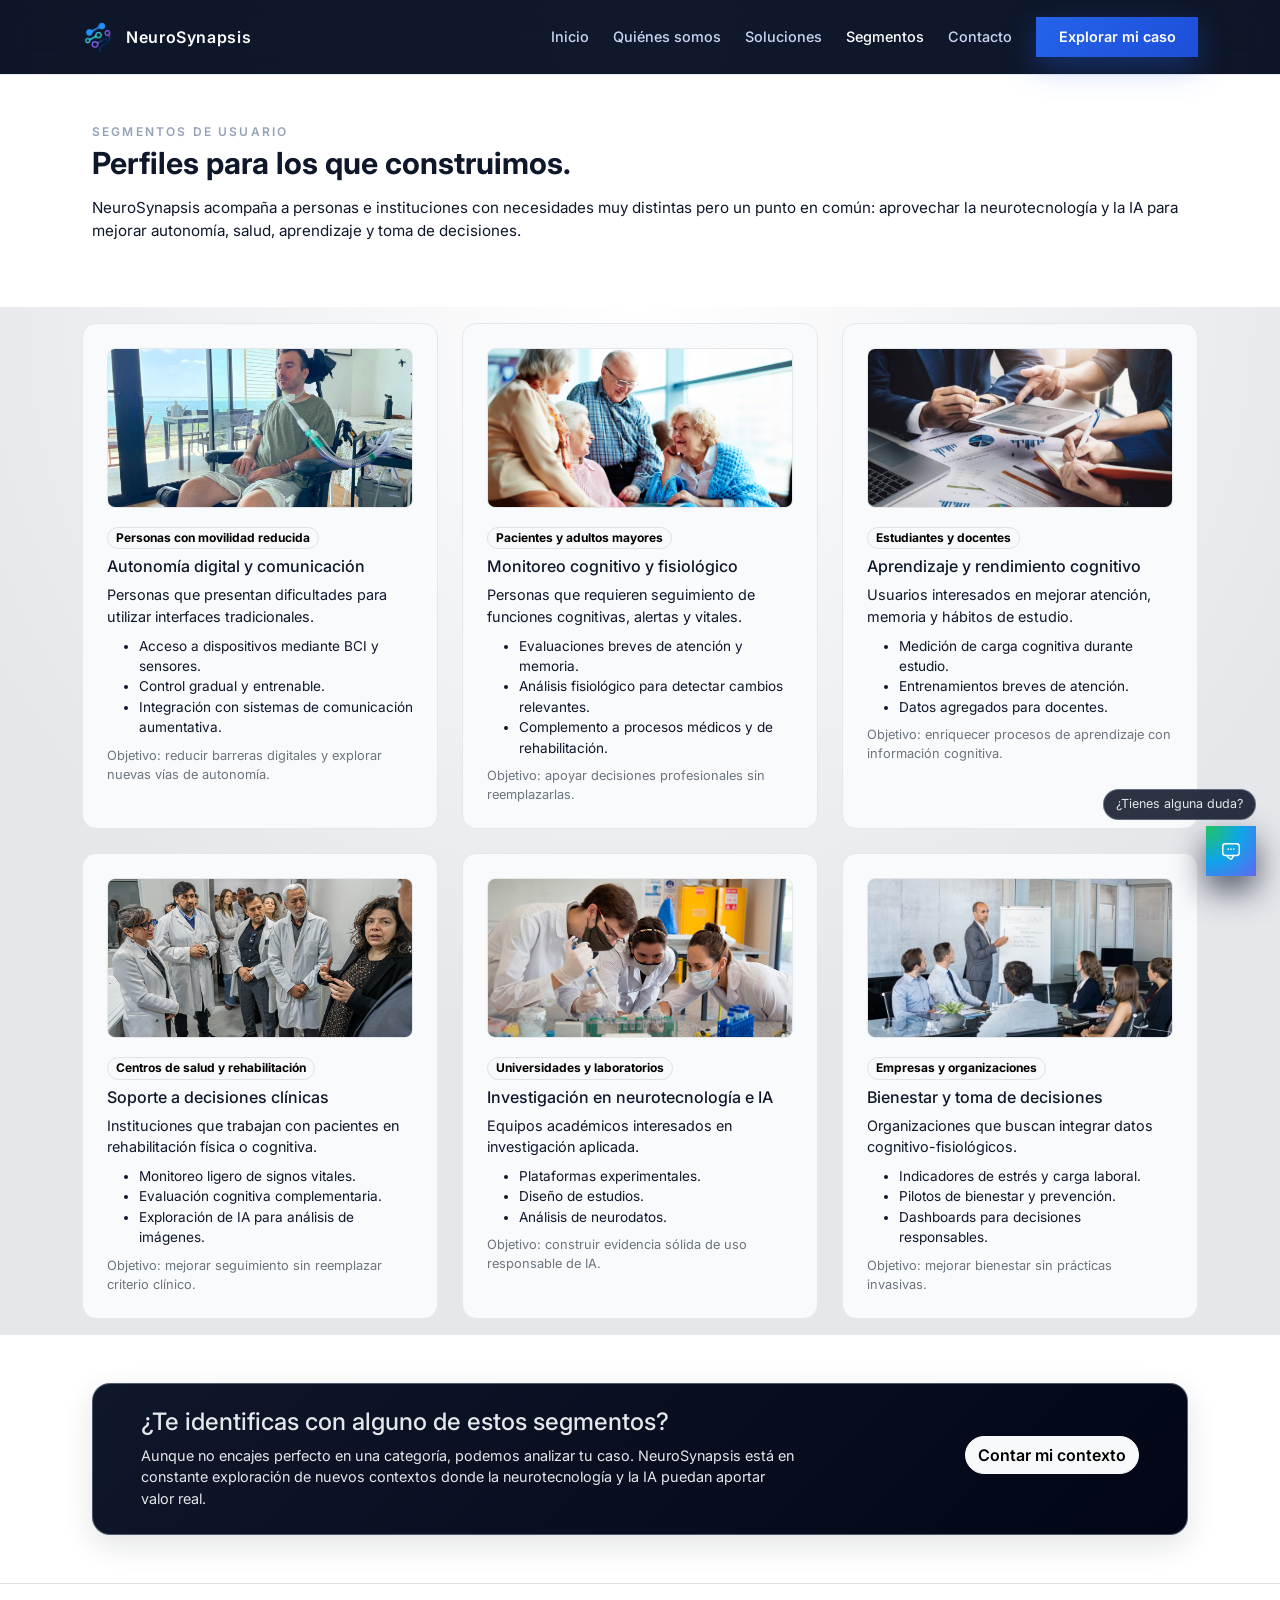
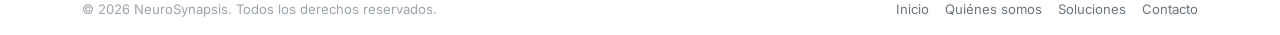
<file: chat1/segmentos.html>
<!DOCTYPE html>
<html lang="es">
<head>
	<meta charset="UTF-8" />
	<meta name="viewport" content="width=device-width, initial-scale=1.0" />
	<title>Segmentos – NeuroSynapsis</title>

	<link rel="preconnect" href="https://fonts.googleapis.com" />
	<link rel="preconnect" href="https://fonts.gstatic.com" crossorigin />
	<link href="https://fonts.googleapis.com/css2?family=Inter:wght@400;500;600&family=Montserrat:wght@500;600;700&display=swap" rel="stylesheet" />

	<link href="https://cdn.jsdelivr.net/npm/bootstrap@5.3.3/dist/css/bootstrap.min.css" rel="stylesheet" />
	<link rel="stylesheet" href="assets/css/styles.css" />
</head>
<body>
	<!-- NAVBAR -->
<nav class="navbar navbar-expand-lg ns-navbar border-bottom border-light-subtle bg-white bg-opacity-90 sticky-top">
	<div class="container py-2">
		<a class="navbar-brand d-flex align-items-center gap-2" href="index.html">
			<img
				src="assets/img/cortado.png"
				alt="NeuroSynapsis"
				style="height:32px; width:auto;"
				class="me-1"
			/>
			<span class="ns-heading fw-semibold">NeuroSynapsis</span>
		</a>

		<button
			class="navbar-toggler"
			type="button"
			data-bs-toggle="collapse"
			data-bs-target="#mainNavbar"
			aria-controls="mainNavbar"
			aria-expanded="false"
			aria-label="Toggle navigation"
		>
			<span class="navbar-toggler-icon"></span>
		</button>

		<div class="collapse navbar-collapse" id="mainNavbar">
			<ul class="navbar-nav ms-auto mb-2 mb-lg-0 align-items-lg-center gap-lg-2">

				<li class="nav-item">
					<a class="nav-link" href="index.html">Inicio</a>
				</li>

				<li class="nav-item">
					<a class="nav-link" href="quienes-somos.html">Quiénes somos</a>
				</li>

				<li class="nav-item">
					<a class="nav-link" href="soluciones.html">Soluciones</a>
				</li>

				<li class="nav-item">
					<a class="nav-link active" aria-current="page" href="segmentos.html">Segmentos</a>
				</li>

				<li class="nav-item me-lg-2">
					<a class="nav-link" href="contacto.html">Contacto</a>
				</li>

				<li class="nav-item">
					<a class="btn ns-gradient-btn" href="contacto.html">
						Explorar mi caso
					</a>
				</li>

			</ul>
		</div>
	</div>
</nav>


	<!-- INTRO -->
	<section class="py-5 bg-white">
		<div class="container">
			<p class="ns-section-title mb-1">Segmentos de usuario</p>
			<h1 class="ns-heading ns-section-subtitle fw-bold mb-3">
				Perfiles para los que construimos.
			</h1>
			<p style="font-size: 0.95rem;">
				NeuroSynapsis acompaña a personas e instituciones con necesidades muy distintas pero un punto en común: aprovechar la neurotecnología y la IA para mejorar autonomía, salud, aprendizaje y toma de decisiones.
			</p>
		</div>
	</section>

	<!-- TARJETAS DE SEGMENTOS -->
	<section class="py-3">
		<div class="container">
			<div class="row g-4">

	<!-- Personas con movilidad reducida -->
	<div class="col-md-6 col-lg-4">
		<div class="ns-card p-4 h-100">

			<div class="ns-section-img mb-3">
				<img src="assets/img/s1.jpg" alt="Personas con movilidad reducida">
			</div>

			<span class="badge rounded-pill text-bg-light border mb-2">
				Personas con movilidad reducida
			</span>
			<h2 class="ns-heading h6 mb-2">Autonomía digital y comunicación</h2>
			<p class="mb-2" style="font-size: 0.9rem;">
				Personas que presentan dificultades para utilizar interfaces tradicionales.
			</p>
			<ul class="mb-2" style="font-size: 0.85rem;">
				<li>Acceso a dispositivos mediante BCI y sensores.</li>
				<li>Control gradual y entrenable.</li>
				<li>Integración con sistemas de comunicación aumentativa.</li>
			</ul>
			<p class="mb-0" style="font-size: 0.8rem; color:#6c757d;">
				Objetivo: reducir barreras digitales y explorar nuevas vías de autonomía.
			</p>
		</div>
	</div>

	<!-- Pacientes y adultos mayores -->
	<div class="col-md-6 col-lg-4">
		<div class="ns-card p-4 h-100">

			<div class="ns-section-img mb-3">
				<img src="assets/img/s2.jpg" alt="Pacientes y adultos mayores">
			</div>

			<span class="badge rounded-pill text-bg-light border mb-2">
				Pacientes y adultos mayores
			</span>
			<h2 class="ns-heading h6 mb-2">Monitoreo cognitivo y fisiológico</h2>
			<p class="mb-2" style="font-size: 0.9rem;">
				Personas que requieren seguimiento de funciones cognitivas, alertas y vitales.
			</p>
			<ul class="mb-2" style="font-size: 0.85rem;">
				<li>Evaluaciones breves de atención y memoria.</li>
				<li>Análisis fisiológico para detectar cambios relevantes.</li>
				<li>Complemento a procesos médicos y de rehabilitación.</li>
			</ul>
			<p class="mb-0" style="font-size: 0.8rem; color:#6c757d;">
				Objetivo: apoyar decisiones profesionales sin reemplazarlas.
			</p>
		</div>
	</div>

	<!-- Estudiantes y docentes -->
	<div class="col-md-6 col-lg-4">
		<div class="ns-card p-4 h-100">

			<div class="ns-section-img mb-3">
				<img src="assets/img/s3.png" alt="Estudiantes y docentes">
			</div>

			<span class="badge rounded-pill text-bg-light border mb-2">
				Estudiantes y docentes
			</span>
			<h2 class="ns-heading h6 mb-2">Aprendizaje y rendimiento cognitivo</h2>
			<p class="mb-2" style="font-size: 0.9rem;">
				Usuarios interesados en mejorar atención, memoria y hábitos de estudio.
			</p>
			<ul class="mb-2" style="font-size: 0.85rem;">
				<li>Medición de carga cognitiva durante estudio.</li>
				<li>Entrenamientos breves de atención.</li>
				<li>Datos agregados para docentes.</li>
			</ul>
			<p class="mb-0" style="font-size: 0.8rem; color:#6c757d;">
				Objetivo: enriquecer procesos de aprendizaje con información cognitiva.
			</p>
		</div>
	</div>

	<!-- Centros de salud -->
	<div class="col-md-6 col-lg-4">
		<div class="ns-card p-4 h-100">

			<div class="ns-section-img mb-3">
				<img src="assets/img/s4.jpg" alt="Centros de salud">
			</div>

			<span class="badge rounded-pill text-bg-light border mb-2">
				Centros de salud y rehabilitación
			</span>
			<h2 class="ns-heading h6 mb-2">Soporte a decisiones clínicas</h2>
			<p class="mb-2" style="font-size: 0.9rem;">
				Instituciones que trabajan con pacientes en rehabilitación física o cognitiva.
			</p>
			<ul class="mb-2" style="font-size: 0.85rem;">
				<li>Monitoreo ligero de signos vitales.</li>
				<li>Evaluación cognitiva complementaria.</li>
				<li>Exploración de IA para análisis de imágenes.</li>
			</ul>
			<p class="mb-0" style="font-size: 0.8rem; color:#6c757d;">
				Objetivo: mejorar seguimiento sin reemplazar criterio clínico.
			</p>
		</div>
	</div>

	<!-- Universidades y laboratorios -->
	<div class="col-md-6 col-lg-4">
		<div class="ns-card p-4 h-100">

			<div class="ns-section-img mb-3">
				<img src="assets/img/s5.jpg" alt="Universidades y laboratorios">
			</div>

			<span class="badge rounded-pill text-bg-light border mb-2">
				Universidades y laboratorios
			</span>
			<h2 class="ns-heading h6 mb-2">Investigación en neurotecnología e IA</h2>
			<p class="mb-2" style="font-size: 0.9rem;">
				Equipos académicos interesados en investigación aplicada.
			</p>
			<ul class="mb-2" style="font-size: 0.85rem;">
				<li>Plataformas experimentales.</li>
				<li>Diseño de estudios.</li>
				<li>Análisis de neurodatos.</li>
			</ul>
			<p class="mb-0" style="font-size: 0.8rem; color:#6c757d;">
				Objetivo: construir evidencia sólida de uso responsable de IA.
			</p>
		</div>
	</div>

	<!-- Empresas y organizaciones -->
	<div class="col-md-6 col-lg-4">
		<div class="ns-card p-4 h-100">

			<div class="ns-section-img mb-3">
				<img src="assets/img/s6.jpg" alt="Empresas y organizaciones">
			</div>

			<span class="badge rounded-pill text-bg-light border mb-2">
				Empresas y organizaciones
			</span>
			<h2 class="ns-heading h6 mb-2">Bienestar y toma de decisiones</h2>
			<p class="mb-2" style="font-size: 0.9rem;">
				Organizaciones que buscan integrar datos cognitivo-fisiológicos.
			</p>
			<ul class="mb-2" style="font-size: 0.85rem;">
				<li>Indicadores de estrés y carga laboral.</li>
				<li>Pilotos de bienestar y prevención.</li>
				<li>Dashboards para decisiones responsables.</li>
			</ul>
			<p class="mb-0" style="font-size: 0.8rem; color:#6c757d;">
				Objetivo: mejorar bienestar sin prácticas invasivas.
			</p>
		</div>
	</div>

</div>

		</div>
	</section>

	<!-- CTA -->
	<section class="py-5 bg-white">
		<div class="container">
			<div class="ns-cta-strip px-4 px-md-5 py-4">
				<div class="row align-items-center g-3">
					<div class="col-lg-8">
						<h2 class="ns-heading h4 mb-2">
							¿Te identificas con alguno de estos segmentos?
						</h2>
						<p class="mb-0" style="font-size: 0.9rem;">
							Aunque no encajes perfecto en una categoría, podemos analizar tu caso. NeuroSynapsis está en constante exploración de nuevos contextos donde la neurotecnología y la IA puedan aportar valor real.
						</p>
					</div>
					<div class="col-lg-4 text-lg-end">
						<a href="contacto.html" class="btn btn-light rounded-pill fw-semibold mb-2">
							Contar mi contexto
						</a>
					</div>
				</div>
			</div>
		</div>
	</section>

	<!-- FOOTER -->
	<footer class="border-top bg-white py-3">
		<div class="container d-flex flex-column flex-md-row justify-content-between	align-items-center gap-2 ns-footer">
			<div>
				&copy; <span id="year"></span> NeuroSynapsis. Todos los derechos reservados.
			</div>
			<div class="d-flex gap-3">
				<a href="index.html" class="link-secondary text-decoration-none">Inicio</a>
				<a href="quienes-somos.html" class="link-secondary text-decoration-none">Quiénes somos</a>
				<a href="soluciones.html" class="link-secondary text-decoration-none">Soluciones</a>
				<a href="contacto.html" class="link-secondary text-decoration-none">Contacto</a>
			</div>
		</div>
	</footer>

		<!-- WIDGET CHAT -->
	<div class="ns-chat-launcher">
		<div class="ns-chat-launcher-label">
			¿Tienes alguna duda?
		</div>
		<button
			type="button"
			class="ns-chat-button"
			id="nsChatToggle"
			aria-label="Abrir asistente de NeuroSynapsis"
		>
			<svg
				class="ns-chat-button-icon"
				viewBox="0 0 24 24"
				fill="none"
				xmlns="http://www.w3.org/2000/svg"
			>
				<rect
					x="3"
					y="4"
					width="18"
					height="13"
					rx="3"
					ry="3"
					stroke="white"
					stroke-width="1.6"
				/>
				<path
					d="M8 18L9.8 19.6C10.9 20.6 11.5 21.1 12.1 21C12.7 20.9 13.1 20.1 14 18.5L15 16.7"
					stroke="white"
					stroke-width="1.6"
					stroke-linecap="round"
					stroke-linejoin="round"
				/>
				<circle cx="9" cy="10" r="0.9" fill="white" />
				<circle cx="12" cy="10" r="0.9" fill="white" />
				<circle cx="15" cy="10" r="0.9" fill="white" />
			</svg>
		</button>
	</div>

	<div class="ns-chat-window" id="nsChatWindow">
		<div class="ns-chat-window-header">
			<div>
				<div class="ns-chat-window-header-title">
					Asistente de NeuroSynapsis
				</div>
				<div class="ns-chat-window-header-sub">
					IA para responder sobre nuestras soluciones
				</div>
			</div>
			<button
				type="button"
				class="ns-chat-window-close"
				id="nsChatClose"
				aria-label="Cerrar asistente"
			>
				&times;
			</button>
		</div>
		<div class="ns-chat-window-body">
			<div id="nsChatMessages" class="ns-chat-messages">
				<div class="ns-chat-msg ns-chat-msg-bot">
					<div class="ns-chat-msg-bubble">
						Hola, soy el asistente IA de NeuroSynapsis. Pregúntame sobre nuestras soluciones, segmentos o cómo podemos ayudarte.
					</div>
				</div>
			</div>
		</div>
		<div class="ns-chat-window-footer">
			<form id="nsChatForm" class="ns-chat-form">
				<input
					type="text"
					id="nsChatInput"
					placeholder="Escribe tu pregunta..."
					autocomplete="off"
				/>
				<button type="submit" class="ns-chat-send-btn" id="nsChatSend">
					Enviar
				</button>
			</form>
		</div>
	</div>


	<script>
		document.getElementById("year").textContent = new Date().getFullYear();
	</script>
	<script src="https://cdn.jsdelivr.net/npm/bootstrap@5.3.3/dist/js/bootstrap.bundle.min.js"></script>
	<script src="assets/js/chat-widget.js"></script>
</body>
</html>
</file>
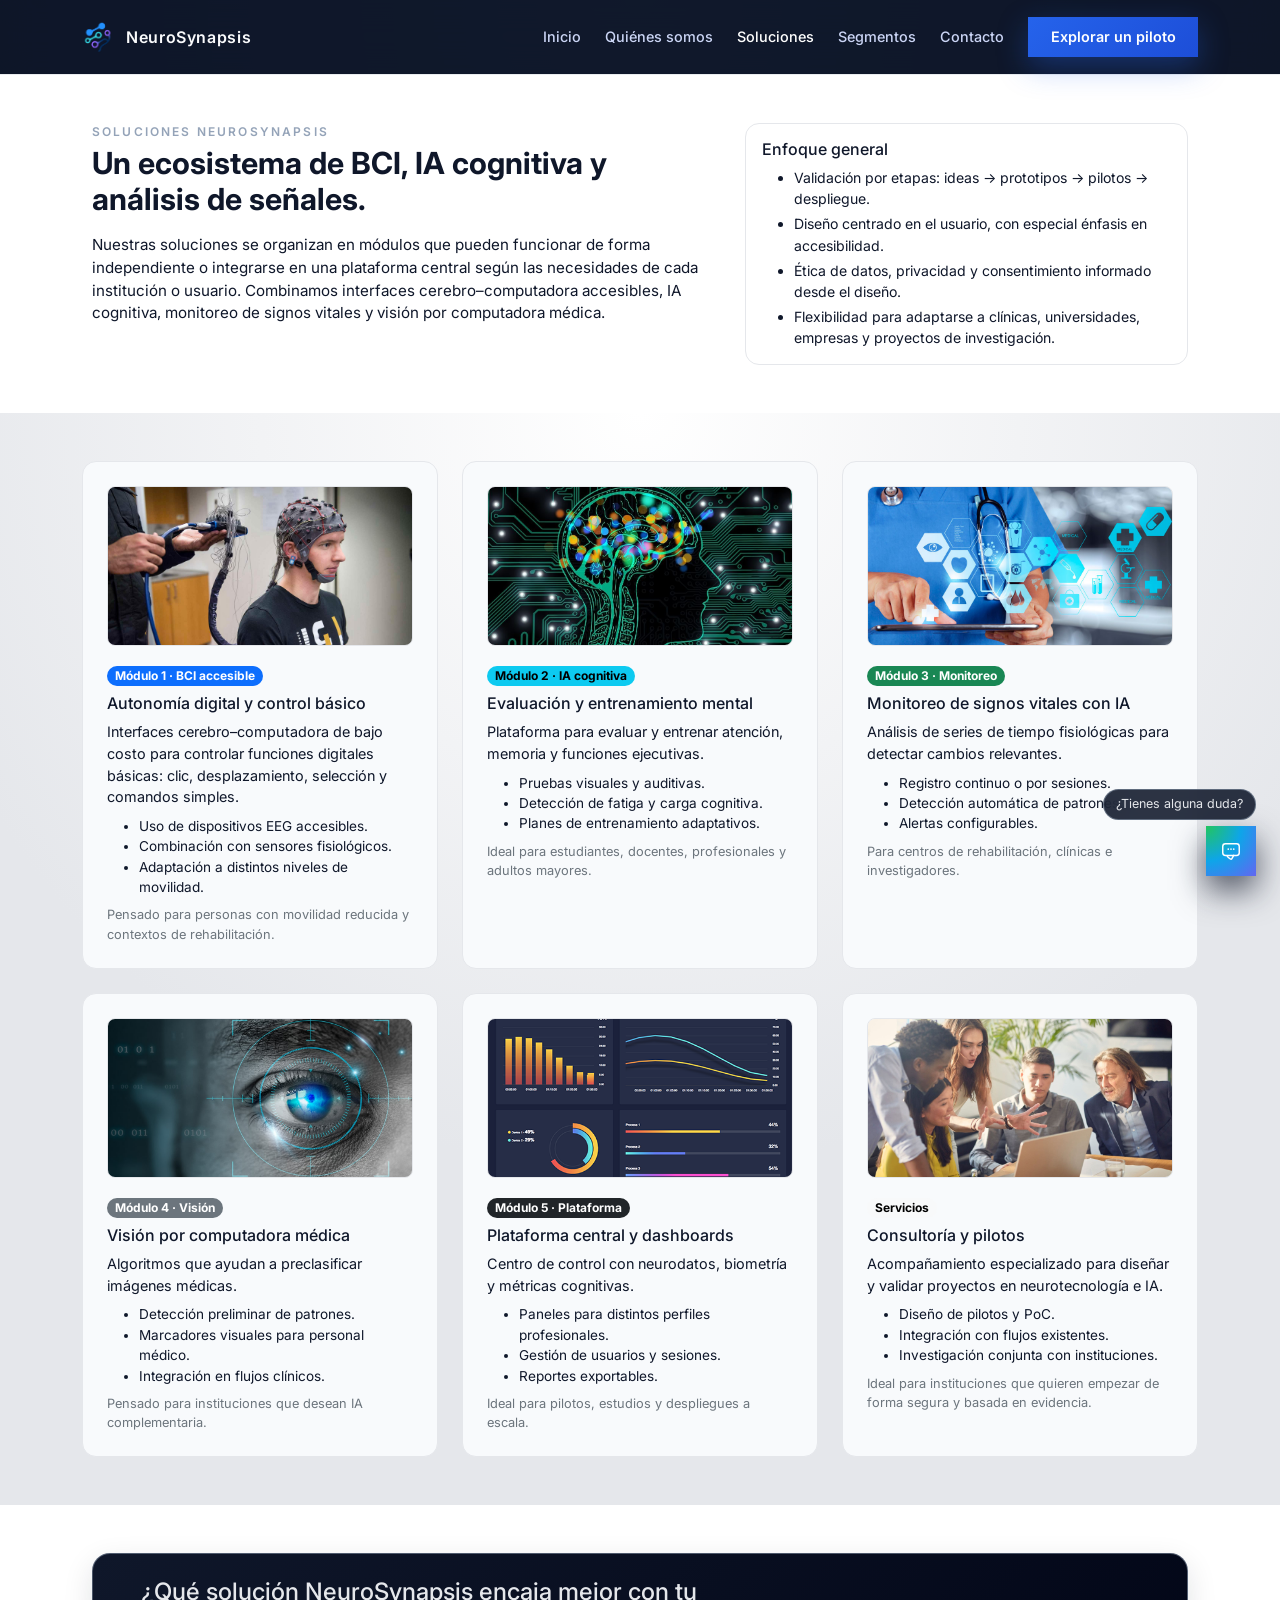
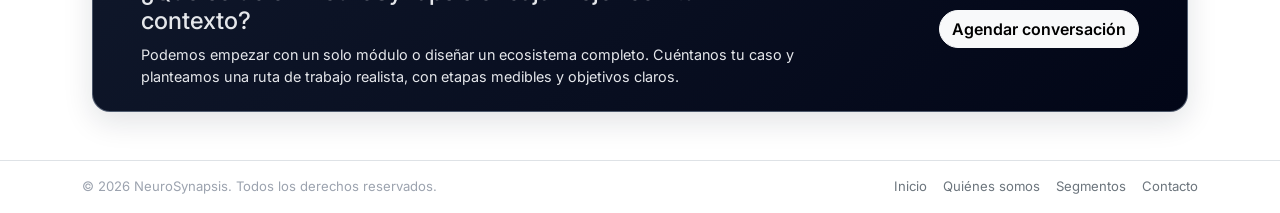
<file: chat1/soluciones.html>
<!DOCTYPE html>
<html lang="es">
<head>
	<meta charset="UTF-8" />
	<meta name="viewport" content="width=device-width, initial-scale=1.0" />
	<title>Soluciones – NeuroSynapsis</title>

	<link rel="preconnect" href="https://fonts.googleapis.com" />
	<link rel="preconnect" href="https://fonts.gstatic.com" crossorigin />
	<link href="https://fonts.googleapis.com/css2?family=Inter:wght@400;500;600&family=Montserrat:wght@500;600;700&display=swap" rel="stylesheet" />

	<link href="https://cdn.jsdelivr.net/npm/bootstrap@5.3.3/dist/css/bootstrap.min.css" rel="stylesheet" />
	<link rel="stylesheet" href="assets/css/styles.css" />
</head>
<body>
	<!-- NAVBAR -->
<nav class="navbar navbar-expand-lg ns-navbar border-bottom border-light-subtle bg-white bg-opacity-90 sticky-top">
	<div class="container py-2">
		<a class="navbar-brand d-flex align-items-center gap-2" href="index.html">
			<img
				src="assets/img/cortado.png"
				alt="NeuroSynapsis"
				style="height:32px; width:auto;"
				class="me-1"
			/>
			<span class="ns-heading fw-semibold">NeuroSynapsis</span>
		</a>

		<button
			class="navbar-toggler"
			type="button"
			data-bs-toggle="collapse"
			data-bs-target="#mainNavbar"
			aria-controls="mainNavbar"
			aria-expanded="false"
			aria-label="Toggle navigation"
		>
			<span class="navbar-toggler-icon"></span>
		</button>

		<div class="collapse navbar-collapse" id="mainNavbar">
			<ul class="navbar-nav ms-auto mb-2 mb-lg-0 align-items-lg-center gap-lg-2">

				<li class="nav-item">
					<a class="nav-link" href="index.html">Inicio</a>
				</li>

				<li class="nav-item">
					<a class="nav-link" href="quienes-somos.html">Quiénes somos</a>
				</li>

				<li class="nav-item">
					<a class="nav-link active" aria-current="page" href="soluciones.html">Soluciones</a>
				</li>

				<li class="nav-item">
					<a class="nav-link" href="segmentos.html">Segmentos</a>
				</li>

				<li class="nav-item me-lg-2">
					<a class="nav-link" href="contacto.html">Contacto</a>
				</li>

				<li class="nav-item">
					<a class="btn ns-gradient-btn" href="contacto.html">
						Explorar un piloto
					</a>
				</li>

			</ul>
		</div>
	</div>
</nav>


	<!-- INTRO -->
	<section class="py-5 bg-white">
		<div class="container">
			<div class="row g-4">
				<div class="col-lg-7">
					<p class="ns-section-title mb-1">Soluciones NeuroSynapsis</p>
					<h1 class="ns-heading ns-section-subtitle fw-bold mb-3">
						Un ecosistema de BCI, IA cognitiva y análisis de señales.
					</h1>
					<p style="font-size: 0.95rem;">
						Nuestras soluciones se organizan en módulos que pueden funcionar de forma independiente o integrarse en una plataforma central según las necesidades de cada institución o usuario. Combinamos interfaces cerebro–computadora accesibles, IA cognitiva, monitoreo de signos vitales y visión por computadora médica.
					</p>
				</div>
				<div class="col-lg-5">
					<div class="ns-card-soft p-3 h-100">
						<h2 class="ns-heading h6 mb-2">Enfoque general</h2>
						<ul class="mb-0" style="font-size: 0.88rem;">
							<li class="mb-1">Validación por etapas: ideas → prototipos → pilotos → despliegue.</li>
							<li class="mb-1">Diseño centrado en el usuario, con especial énfasis en accesibilidad.</li>
							<li class="mb-1">Ética de datos, privacidad y consentimiento informado desde el diseño.</li>
							<li>Flexibilidad para adaptarse a clínicas, universidades, empresas y proyectos de investigación.</li>
						</ul>
					</div>
				</div>
			</div>
		</div>
	</section>

	<!-- MÓDULOS -->
	<section class="py-5">
		<div class="container">
			<div class="row g-4">

	<!-- Módulo 1 -->
	<div class="col-md-6 col-lg-4">
		<div class="ns-card p-4 h-100">

			<div class="ns-module-img mb-3">
				<img src="assets/img/m1.jpg" alt="BCI accesible">
			</div>

			<span class="badge rounded-pill text-bg-primary mb-2">Módulo 1 · BCI accesible</span>
			<h3 class="ns-heading h6 mb-2">Autonomía digital y control básico</h3>
			<p class="mb-2" style="font-size: 0.9rem;">
				Interfaces cerebro–computadora de bajo costo para controlar funciones digitales básicas: clic, desplazamiento, selección y comandos simples.
			</p>
			<ul class="mb-2" style="font-size: 0.85rem;">
				<li>Uso de dispositivos EEG accesibles.</li>
				<li>Combinación con sensores fisiológicos.</li>
				<li>Adaptación a distintos niveles de movilidad.</li>
			</ul>
			<p class="mb-0" style="font-size: 0.8rem; color: #6c757d;">
				Pensado para personas con movilidad reducida y contextos de rehabilitación.
			</p>
		</div>
	</div>

	<!-- Módulo 2 -->
	<div class="col-md-6 col-lg-4">
		<div class="ns-card p-4 h-100">

			<div class="ns-module-img mb-3">
				<img src="assets/img/m2.jpg" alt="IA cognitiva">
			</div>

			<span class="badge rounded-pill text-bg-info mb-2">Módulo 2 · IA cognitiva</span>
			<h3 class="ns-heading h6 mb-2">Evaluación y entrenamiento mental</h3>
			<p class="mb-2" style="font-size: 0.9rem;">
				Plataforma para evaluar y entrenar atención, memoria y funciones ejecutivas.
			</p>
			<ul class="mb-2" style="font-size: 0.85rem;">
				<li>Pruebas visuales y auditivas.</li>
				<li>Detección de fatiga y carga cognitiva.</li>
				<li>Planes de entrenamiento adaptativos.</li>
			</ul>
			<p class="mb-0" style="font-size: 0.8rem; color: #6c757d;">
				Ideal para estudiantes, docentes, profesionales y adultos mayores.
			</p>
		</div>
	</div>

	<!-- Módulo 3 -->
	<div class="col-md-6 col-lg-4">
		<div class="ns-card p-4 h-100">

			<div class="ns-module-img mb-3">
				<img src="assets/img/m3.jpg" alt="Monitoreo y visión">
			</div>

			<span class="badge rounded-pill text-bg-success mb-2">Módulo 3 · Monitoreo</span>
			<h3 class="ns-heading h6 mb-2">Monitoreo de signos vitales con IA</h3>
			<p class="mb-2" style="font-size: 0.9rem;">
				Análisis de series de tiempo fisiológicas para detectar cambios relevantes.
			</p>
			<ul class="mb-2" style="font-size: 0.85rem;">
				<li>Registro continuo o por sesiones.</li>
				<li>Detección automática de patrones.</li>
				<li>Alertas configurables.</li>
			</ul>
			<p class="mb-0" style="font-size: 0.8rem; color: #6c757d;">
				Para centros de rehabilitación, clínicas e investigadores.
			</p>
		</div>
	</div>

	<!-- Módulo 4 -->
	<div class="col-md-6 col-lg-4">
		<div class="ns-card p-4 h-100">

			<div class="ns-module-img mb-3">
				<img src="assets/img/m4.jpg" alt="Visión por computadora">
			</div>

			<span class="badge rounded-pill text-bg-secondary mb-2">Módulo 4 · Visión</span>
			<h3 class="ns-heading h6 mb-2">Visión por computadora médica</h3>
			<p class="mb-2" style="font-size: 0.9rem;">
				Algoritmos que ayudan a preclasificar imágenes médicas.
			</p>
			<ul class="mb-2" style="font-size: 0.85rem;">
				<li>Detección preliminar de patrones.</li>
				<li>Marcadores visuales para personal médico.</li>
				<li>Integración en flujos clínicos.</li>
			</ul>
			<p class="mb-0" style="font-size: 0.8rem; color: #6c757d;">
				Pensado para instituciones que desean IA complementaria.
			</p>
		</div>
	</div>

	<!-- Módulo 5 -->
	<div class="col-md-6 col-lg-4">
		<div class="ns-card p-4 h-100">

			<div class="ns-module-img mb-3">
				<img src="assets/img/m5.png" alt="Plataforma web">
			</div>

			<span class="badge rounded-pill text-bg-dark mb-2">Módulo 5 · Plataforma</span>
			<h3 class="ns-heading h6 mb-2">Plataforma central y dashboards</h3>
			<p class="mb-2" style="font-size: 0.9rem;">
				Centro de control con neurodatos, biometría y métricas cognitivas.
			</p>
			<ul class="mb-2" style="font-size: 0.85rem;">
				<li>Paneles para distintos perfiles profesionales.</li>
				<li>Gestión de usuarios y sesiones.</li>
				<li>Reportes exportables.</li>
			</ul>
			<p class="mb-0" style="font-size: 0.8rem; color: #6c757d;">
				Ideal para pilotos, estudios y despliegues a escala.
			</p>
		</div>
	</div>

	<!-- Servicios -->
	<div class="col-md-6 col-lg-4">
		<div class="ns-card p-4 h-100">

			<div class="ns-module-img mb-3">
				<img src="assets/img/m6.jpg" alt="Servicios">
			</div>

			<span class="badge rounded-pill text-bg-light mb-2">Servicios</span>
			<h3 class="ns-heading h6 mb-2">Consultoría y pilotos</h3>
			<p class="mb-2" style="font-size: 0.9rem;">
				Acompañamiento especializado para diseñar y validar proyectos en neurotecnología e IA.
			</p>
			<ul class="mb-2" style="font-size: 0.85rem;">
				<li>Diseño de pilotos y PoC.</li>
				<li>Integración con flujos existentes.</li>
				<li>Investigación conjunta con instituciones.</li>
			</ul>
			<p class="mb-0" style="font-size: 0.8rem; color: #6c757d;">
				Ideal para instituciones que quieren empezar de forma segura y basada en evidencia.
			</p>
		</div>
	</div>

</div>

		</div>
	</section>

	<!-- CTA -->
	<section class="py-5 bg-white">
		<div class="container">
			<div class="ns-cta-strip px-4 px-md-5 py-4">
				<div class="row align-items-center g-3">
					<div class="col-lg-8">
						<h2 class="ns-heading h4 mb-2">
							¿Qué solución NeuroSynapsis encaja mejor con tu contexto?
						</h2>
						<p class="mb-0" style="font-size: 0.9rem;">
							Podemos empezar con un solo módulo o diseñar un ecosistema completo. Cuéntanos tu caso y planteamos una ruta de trabajo realista, con etapas medibles y objetivos claros.
						</p>
					</div>
					<div class="col-lg-4 text-lg-end">
						<a href="contacto.html" class="btn btn-light rounded-pill fw-semibold mb-2">
							Agendar conversación
						</a>
					</div>
				</div>
			</div>
		</div>
	</section>

	<!-- FOOTER -->
	<footer class="border-top bg-white py-3">
		<div class="container d-flex flex-column flex-md-row justify-content-between	align-items-center gap-2 ns-footer">
			<div>
				&copy; <span id="year"></span> NeuroSynapsis. Todos los derechos reservados.
			</div>
			<div class="d-flex gap-3">
				<a href="index.html" class="link-secondary text-decoration-none">Inicio</a>
				<a href="quienes-somos.html" class="link-secondary text-decoration-none">Quiénes somos</a>
				<a href="segmentos.html" class="link-secondary text-decoration-none">Segmentos</a>
				<a href="contacto.html" class="link-secondary text-decoration-none">Contacto</a>
			</div>
		</div>
	</footer>

		<!-- WIDGET CHAT -->
	<div class="ns-chat-launcher">
		<div class="ns-chat-launcher-label">
			¿Tienes alguna duda?
		</div>
		<button
			type="button"
			class="ns-chat-button"
			id="nsChatToggle"
			aria-label="Abrir asistente de NeuroSynapsis"
		>
			<svg
				class="ns-chat-button-icon"
				viewBox="0 0 24 24"
				fill="none"
				xmlns="http://www.w3.org/2000/svg"
			>
				<rect
					x="3"
					y="4"
					width="18"
					height="13"
					rx="3"
					ry="3"
					stroke="white"
					stroke-width="1.6"
				/>
				<path
					d="M8 18L9.8 19.6C10.9 20.6 11.5 21.1 12.1 21C12.7 20.9 13.1 20.1 14 18.5L15 16.7"
					stroke="white"
					stroke-width="1.6"
					stroke-linecap="round"
					stroke-linejoin="round"
				/>
				<circle cx="9" cy="10" r="0.9" fill="white" />
				<circle cx="12" cy="10" r="0.9" fill="white" />
				<circle cx="15" cy="10" r="0.9" fill="white" />
			</svg>
		</button>
	</div>

	<div class="ns-chat-window" id="nsChatWindow">
		<div class="ns-chat-window-header">
			<div>
				<div class="ns-chat-window-header-title">
					Asistente de NeuroSynapsis
				</div>
				<div class="ns-chat-window-header-sub">
					IA para responder sobre nuestras soluciones
				</div>
			</div>
			<button
				type="button"
				class="ns-chat-window-close"
				id="nsChatClose"
				aria-label="Cerrar asistente"
			>
				&times;
			</button>
		</div>
		<div class="ns-chat-window-body">
			<div id="nsChatMessages" class="ns-chat-messages">
				<div class="ns-chat-msg ns-chat-msg-bot">
					<div class="ns-chat-msg-bubble">
						Hola, soy el asistente IA de NeuroSynapsis. Pregúntame sobre nuestras soluciones, segmentos o cómo podemos ayudarte.
					</div>
				</div>
			</div>
		</div>
		<div class="ns-chat-window-footer">
			<form id="nsChatForm" class="ns-chat-form">
				<input
					type="text"
					id="nsChatInput"
					placeholder="Escribe tu pregunta..."
					autocomplete="off"
				/>
				<button type="submit" class="ns-chat-send-btn" id="nsChatSend">
					Enviar
				</button>
			</form>
		</div>
	</div>


	<script>
		document.getElementById("year").textContent = new Date().getFullYear();
	</script>
	<script src="https://cdn.jsdelivr.net/npm/bootstrap@5.3.3/dist/js/bootstrap.bundle.min.js"></script>
	<script src="assets/js/chat-widget.js"></script>
</body>
</html>
</file>
<file: chat1/assets/css/styles.css>
/* ============================================================
	PALETA & TIPOGRAFÍA
============================================================ */

:root {
	--ns-bg-body: #050816;
	--ns-bg-section: #ffffff;
	--ns-bg-soft: #f8fafc;

	--ns-text-main: #0f172a;
	--ns-text-soft: #6b7280;

	--ns-primary: #2563eb;     /* azul SaaS */
	--ns-primary-dark: #1d4ed8;
	--ns-primary-soft: #dbeafe;

	--ns-accent: #14d1c1;
	--ns-border: #e5e7eb;

	--ns-radius: 6px;
	--ns-radius-lg: 10px;

	--ns-shadow-soft: 0 10px 30px rgba(15, 23, 42, 0.12);
	--ns-shadow-card: 0 8px 24px rgba(15, 23, 42, 0.08);
}

body {
	font-family: "Inter", system-ui, -apple-system, BlinkMacSystemFont, "Segoe UI", sans-serif;
	background: radial-gradient(circle at top, #1e293b 0, #020617 60%);
	color: var(--ns-text-main);
	margin: 0;
}

/* ============================================================
	NAVBAR
============================================================ */

.ns-navbar {
	background-color: rgba(15, 23, 42, 0.85) !important;
	backdrop-filter: blur(16px);
	border-bottom: 1px solid rgba(148, 163, 184, 0.3);
}

.ns-navbar .navbar-brand span.ns-heading {
	color: #e5e7eb;
	font-weight: 600;
	letter-spacing: 0.04em;
	font-size: 1rem;
}

.ns-navbar .nav-link {
	color: #cbd5f5;
	font-weight: 500;
	font-size: 0.9rem;
}

.ns-navbar .nav-link:hover,
.ns-navbar .nav-link.active {
	color: #ffffff;
}

/* ============================================================
	SECCIONES / TIPOGRAFÍA
============================================================ */

section {
	padding-top: 3rem;
	padding-bottom: 3rem;
}

.ns-section-title {
	text-transform: uppercase;
	font-size: 0.75rem;
	letter-spacing: 0.18em;
	font-weight: 600;
	color: #94a3b8;
	margin-bottom: 0.25rem;
}

.ns-section-subtitle {
	font-size: 1.9rem;
	font-weight: 700;
	color: var(--ns-text-main);
}

@media (max-width: 576px) {
	.ns-section-subtitle {
		font-size: 1.6rem;
	}
}

/* ============================================================
	HERO
============================================================ */

.ns-hero {
	padding-top: 4rem;
	padding-bottom: 4rem;
	background: radial-gradient(circle at top left, #1d4ed8 0, #020617 55%);
	color: #e5e7eb;
}

.ns-hero .container {
	max-width: 1080px;
}

.ns-hero h1 {
	font-size: 2.3rem;
	font-weight: 700;
	color: #ffffff;
}

.ns-hero p {
	color: #cbd5f5;
	font-size: 0.95rem;
}

.ns-pill {
	display: inline-flex;
	align-items: center;
	gap: 0.4rem;
	font-size: 0.78rem;
	padding: 0.22rem 0.7rem;
	color: #e5e7eb;
	background: rgba(15, 23, 42, 0.6);
	border-radius: 999px;
	border: 1px solid rgba(148, 163, 184, 0.4);
}

.ns-hero-visual {
	background: radial-gradient(circle at top, rgba(148, 163, 255, 0.5), rgba(15, 23, 42, 0.8));
	border-radius: 18px;
	border: 1px solid rgba(148, 163, 255, 0.4);
	min-height: 260px;
	display: flex;
	align-items: center;
	justify-content: center;
	font-size: 0.9rem;
	color: #e5e7eb;
	box-shadow: var(--ns-shadow-soft);
}

/* ============================================================
	SECCIONES DE CONTENIDO (QUIÉNES SOMOS, MÓDULOS, SEGMENTOS)
============================================================ */

section.bg-white {
	background: var(--ns-bg-section) !important;
}

section.bg-white .container {
	max-width: 1120px;
}

section:not(.ns-hero):not(.bg-white) {
	background: radial-gradient(circle at top, #ffffff 0, #e5e7eb 60%);
}

.ns-body-text {
	color: var(--ns-text-soft);
	font-size: 0.95rem;
}

/* ============================================================
	BOTONES
============================================================ */

.ns-gradient-btn {
	background: linear-gradient(135deg, var(--ns-primary), var(--ns-primary-dark));
	border-radius: 999px;
	border: none;
	color: #ffffff;
	font-weight: 600;
	font-size: 0.9rem;
	padding: 0.55rem 1.4rem;
	transition: transform 0.1s ease, box-shadow 0.15s ease, filter 0.15s ease;
	box-shadow: 0 10px 30px rgba(37, 99, 235, 0.35);
}

.ns-gradient-btn:hover {
	filter: brightness(1.05);
	transform: translateY(-1px);
	box-shadow: 0 14px 40px rgba(37, 99, 235, 0.4);
	color: #ffffff;
}

.ns-outline-btn {
	background: transparent;
	border-radius: 999px;
	border: 1px solid rgba(148, 163, 184, 0.7);
	color: #e5e7eb;
	font-weight: 500;
	font-size: 0.9rem;
	padding: 0.52rem 1.25rem;
	transition: background-color 0.15s ease, border-color 0.15s ease, color 0.15s ease;
}

.ns-outline-btn:hover {
	background: rgba(15, 23, 42, 0.9);
	border-color: #cbd5f5;
	color: #ffffff;
}

/* Botones en secciones blancas */
section.bg-white .ns-outline-btn {
	color: var(--ns-text-soft);
	border-color: #cbd5f5;
}

section.bg-white .ns-outline-btn:hover {
	background: var(--ns-primary-soft);
	border-color: var(--ns-primary);
	color: var(--ns-primary-dark);
}

/* ============================================================
	TARJETAS / CUADROS
============================================================ */

.ns-card {
	background: var(--ns-bg-soft);
	border-radius: 14px;
	border: 1px solid var(--ns-border);
	box-shadow: 0 0 0 rgba(15, 23, 42, 0);
	transition: box-shadow 0.18s ease, transform 0.12s ease, border-color 0.18s ease;
	padding: 1.4rem;
}

.ns-card:hover {
	transform: translateY(-2px);
	border-color: rgba(37, 99, 235, 0.3);
	box-shadow: var(--ns-shadow-card);
}

.ns-card-soft {
	background: #ffffff;
	border-radius: 14px;
	border: 1px solid var(--ns-border);
	padding: 1.25rem;
}

/* Ajuste cuadritos llenando alto en grids */
.row.g-4 > [class*="col-"] .ns-card,
.row.g-4 > [class*="col-"] .ns-card-soft {
	height: 100%;
}

/* ============================================================
	CHIPS & TAGS
============================================================ */

.ns-badge-soft {
	display: inline-flex;
	align-items: center;
	font-size: 0.78rem;
	font-weight: 600;
	color: var(--ns-primary-dark);
	background-color: var(--ns-primary-soft);
	border-radius: 999px;
	padding: 0.22rem 0.7rem;
}

.ns-tag {
	display: inline-flex;
	align-items: center;
	gap: 0.35rem;
	font-size: 0.8rem;
	color: #e5e7eb;
	background-color: rgba(15, 23, 42, 0.65);
	border-radius: 999px;
	border: 1px solid rgba(148, 163, 184, 0.5);
	padding: 0.3rem 0.75rem;
}

.ns-tag .dot {
	width: 6px;
	height: 6px;
	border-radius: 50%;
	background-color: var(--ns-accent);
}

.ns-badge-chip {
	display: inline-flex;
	align-items: center;
	gap: 0.35rem;
	font-size: 0.78rem;
	color: #0f172a;
	background-color: #e0f2fe;
	border-radius: 999px;
	padding: 0.28rem 0.7rem;
}

.ns-badge-chip .dot {
	width: 6px;
	height: 6px;
	border-radius: 50%;
	background-color: var(--ns-primary);
}

/* ============================================================
	CTA STRIP
============================================================ */

.ns-cta-strip {
	background: linear-gradient(135deg, #0f172a, #020617);
	color: #e5e7eb;
	border-radius: 18px;
	border: 1px solid rgba(148, 163, 184, 0.5);
	box-shadow: var(--ns-shadow-soft);
}

/* ============================================================
	FOOTER
============================================================ */

footer {
	background: #020617;
	color: #9ca3af;
}

.ns-footer {
	font-size: 0.82rem;
}

.ns-footer a {
	color: #9ca3af;
}

.ns-footer a:hover {
	color: #e5e7eb;
}

/* ============================================================
	FORMS
============================================================ */

form .form-control,
form .form-select,
textarea.form-control {
	border-radius: 10px;
	border: 1px solid var(--ns-border);
	font-size: 0.9rem;
	background-color: #ffffff;
}

form .form-control:focus,
form .form-select:focus,
textarea.form-control:focus {
	border-color: var(--ns-primary);
	box-shadow: 0 0 0 1px rgba(37, 99, 235, 0.55);
}

/* ============================================================
	WIDGET DE CHAT
============================================================ */

.ns-chat-launcher {
	position: fixed;
	right: 1.5rem;
	bottom: 1.5rem;
	z-index: 1100;
	display: flex;
	flex-direction: column;
	align-items: flex-end;
	gap: 0.4rem;
}

.ns-chat-launcher-label {
	background: rgba(15, 23, 42, 0.88);
	border-radius: 999px;
	padding: 0.3rem 0.75rem;
	font-size: 0.78rem;
	color: #e5e7eb;
	border: 1px solid rgba(148, 163, 184, 0.5);
	backdrop-filter: blur(10px);
}

.ns-chat-button {
	width: 50px;
	height: 50px;
	border-radius: 18px;
	border: none;
	background: radial-gradient(circle at top left, #22c55e, #0ea5e9, #6366f1);
	color: #ffffff;
	display: flex;
	align-items: center;
	justify-content: center;
	cursor: pointer;
	box-shadow: 0 14px 32px rgba(15, 23, 42, 0.7);
	transition: transform 0.12s ease, box-shadow 0.2s ease, filter 0.15s ease;
}

.ns-chat-button:hover {
	transform: translateY(-2px);
	filter: brightness(1.05);
	box-shadow: 0 18px 40px rgba(15, 23, 42, 0.85);
}

.ns-chat-button-icon {
	width: 22px;
	height: 22px;
}

.ns-chat-window {
	position: fixed;
	right: 1.5rem;
	bottom: 5.3rem;
	width: 340px;
	max-width: calc(100% - 2rem);
	background: #020617;
	border-radius: 18px;
	border: 1px solid rgba(148, 163, 184, 0.4);
	box-shadow: 0 18px 45px rgba(15, 23, 42, 0.9);
	display: none;
	flex-direction: column;
	overflow: hidden;
	color: #e5e7eb;
}

.ns-chat-window.open {
	display: flex;
}

.ns-chat-window-header {
	padding: 0.65rem 0.8rem;
	border-bottom: 1px solid rgba(31, 41, 55, 0.9);
	display: flex;
	align-items: center;
	justify-content: space-between;
	background: radial-gradient(circle at top, #020617, #020617);
}

.ns-chat-window-header-title {
	font-size: 0.85rem;
	font-weight: 600;
}

.ns-chat-window-header-sub {
	font-size: 0.7rem;
	color: #9ca3af;
}

.ns-chat-window-close {
	border: none;
	background: transparent;
	font-size: 1.1rem;
	line-height: 1;
	cursor: pointer;
	color: #9ca3af;
}

.ns-chat-window-body {
	padding: 0.6rem 0.75rem;
}

.ns-chat-messages {
	max-height: 240px;
	overflow-y: auto;
	padding-right: 0.2rem;
	font-size: 0.8rem;
}

/* mensajes */

.ns-chat-msg {
	display: flex;
	margin-bottom: 0.45rem;
}

.ns-chat-msg-bot {
	justify-content: flex-start;
}

.ns-chat-msg-user {
	justify-content: flex-end;
}

.ns-chat-msg-bubble {
	max-width: 85%;
	padding: 0.38rem 0.6rem;
	border-radius: 12px;
	font-size: 0.8rem;
	line-height: 1.4;
}

.ns-chat-msg-bot .ns-chat-msg-bubble {
	background: #020617;
	border: 1px solid rgba(148, 163, 184, 0.7);
	color: #e5e7eb;
}

.ns-chat-msg-user .ns-chat-msg-bubble {
	background: #22c55e;
	border: 1px solid #16a34a;
	color: #022c22;
}

.ns-chat-window-footer {
	border-top: 1px solid rgba(31, 41, 55, 0.9);
	padding: 0.55rem 0.75rem;
	background: #020617;
}

.ns-chat-form {
	display: flex;
	flex-direction: column;
	gap: 0.4rem;
}

#nsChatInput {
	width: 100%;
	border-radius: 10px;
	border: 1px solid rgba(55, 65, 81, 0.9);
	background: #020617;
	color: #e5e7eb;
	font-size: 0.8rem;
	padding: 0.4rem 0.55rem;
}

#nsChatInput::placeholder {
	color: #6b7280;
}

#nsChatInput:focus {
	border-color: #22c55e;
	outline: none;
	box-shadow: 0 0 0 1px rgba(34, 197, 94, 0.6);
}

.ns-chat-send-btn {
	width: 100%;
	border-radius: 999px;
	border: none;
	background: linear-gradient(135deg, #22c55e, #a3e635);
	color: #022c22;
	font-size: 0.78rem;
	font-weight: 600;
	padding: 0.4rem 0.6rem;
	cursor: pointer;
	transition: filter 0.15s ease, transform 0.1s ease;
}

.ns-chat-send-btn:hover {
	filter: brightness(1.05);
	transform: translateY(-1px);
}

.ns-chat-send-btn:disabled {
	opacity: 0.7;
	cursor: default;
	transform: none;
}

/* ============================================================
	RESPONSIVE
============================================================ */

@media (max-width: 576px) {
	.ns-chat-window {
        right: 0.75rem;
        left: 0.75rem;
        width: auto;
	}
}



.ns-gradient-btn,
.ns-outline-btn,
.ns-chat-button,
.ns-chat-send-btn,
.ns-pill,
.ns-tag,
.ns-badge-soft,
.ns-badge-chip {
	border-radius: 0;
}

/* ============================================================
	Overrides: header brand legible en navbar oscura
============================================================ */

.ns-navbar .navbar-brand,
.ns-navbar .navbar-brand span,
.ns-navbar .navbar-brand strong {
	color: #f9fafb !important;
}

.ns-navbar .navbar-brand:hover {
	color: #ffffff !important;
}

.ns-navbar .navbar-brand img {
	vertical-align: middle;
	margin-right: 0.3rem;
}


.ns-hero-carousel {
	width: 100%;
	max-width: 360px;   /* ancho del cuadrado */
	height: 360px;      /* altura del cuadrado */
	border-radius: 0;
	overflow: hidden;
	border: 2px solid rgba(255,255,255,0.25);
	background: #000;
	margin-left: auto;
	margin-right: auto;
}

/* Las imágenes llenan el cuadro con zoom */
.ns-hero-carousel img {
	width: 100%;
	height: 100%;
	object-fit: cover;
	object-position: center;
	transform: scale(1.15); /* zoom profesional */
}

/* Ventana del carrusel proporcional, estable */
.ns-hero-carousel {
	width: 100%;
	max-width: 380px;      /* cambia si quieres */
	aspect-ratio: 1 / 1;   /* mantiene cuadrado */
	overflow: hidden;
	border-radius: 0;
	border: 2px solid rgba(255,255,255,0.25);
	background: #000;
	margin-left: auto;
	margin-right: auto;
}

/* Imágenes rectangulares: zoom para llenar */
.ns-hero-carousel img {
	width: 100%;
	height: 100%;
	object-fit: cover;
	object-position: center;
}

/* Imagen cuadrada: sin zoom, centrada */
.ns-hero-carousel img.img-square {
	object-fit: contain !important;
	background: #000; /* fondo por detrás para PNG transparente */
	transform: none !important;
}


/* ============================================
	Carrusel visible, tamaño uniforme
============================================ */

.ns-hero-carousel {
	width: 100%;
	max-width: 380px;
	height: 380px;	/* alto fijo para que no cambie de tamaño */
	border-radius: 0;
	overflow: hidden;
	border: 2px solid rgba(255,255,255,0.25);
	background: #000;
	margin-left: auto;
	margin-right: auto;
	position: relative;
}

/* El inner y cada item llenan el contenedor */
.ns-hero-carousel .carousel-inner,
.ns-hero-carousel .carousel-item {
	width: 100%;
	height: 100%;
}

/* Imágenes normales: zoom para llenar */
.ns-hero-carousel img {
	width: 100%;
	height: 100%;
	object-fit: cover;		/* hace zoom hasta llenar */
	object-position: center;
	display: block;
}

/* Imagen cuadrada: sin zoom extra, centrada, sin recorte agresivo */
.ns-hero-carousel img.img-square {
	object-fit: contain;	/* no recorta, la encaja entera */
	background: #000;		/* por si es PNG transparente */
}


/* Imágenes en tarjetas de segmentos */
.ns-segment-img {
	width: 100%;
	height: 160px; /* puedes ajustar a 140, 180, etc */
	border-radius: 8px;
	overflow: hidden;
	background: #f1f1f1;
	display: flex;
	justify-content: center;
	align-items: center;
	border: 1px solid var(--ns-border);
}

.ns-segment-img img {
	width: 100%;
	height: 100%;
	object-fit: cover;
	object-position: center;
}

/* Imágenes dentro de los módulos (ns-card) */
.ns-module-img {
	width: 100%;
	height: 160px;
	border-radius: 8px;
	overflow: hidden;
	background: #f1f1f1;
	border: 1px solid var(--ns-border);
	display: flex;
	justify-content: center;
	align-items: center;
}

.ns-module-img img {
	width: 100%;
	height: 100%;
	object-fit: cover;
	object-position: center;
}

/* Imágenes para las tarjetas de secciones */
.ns-section-img {
	width: 100%;
	height: 160px;
	border-radius: 8px;
	overflow: hidden;
	background: #f1f1f1;
	border: 1px solid var(--ns-border);
	display: flex;
	justify-content: center;
	align-items: center;
}

.ns-section-img img {
	width: 100%;
	height: 100%;
	object-fit: cover;
	object-position: center;
}
</file>
